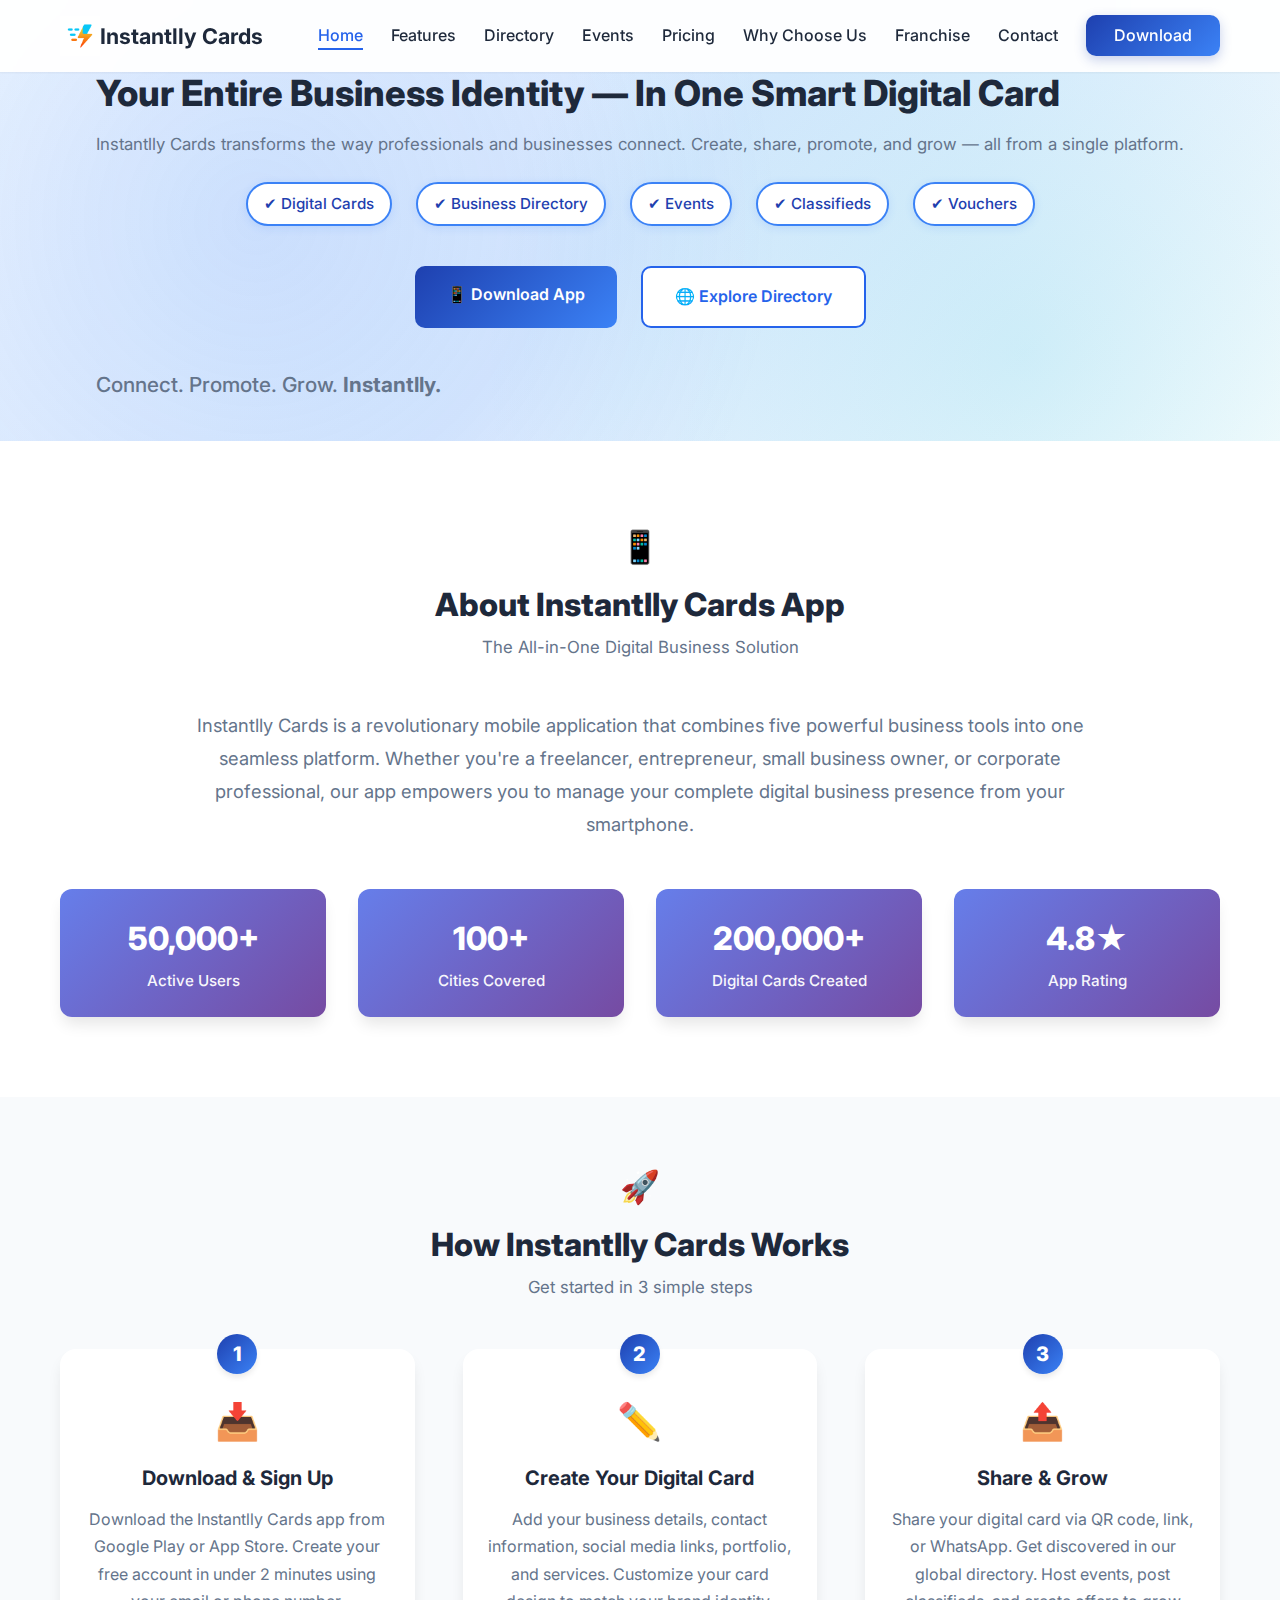
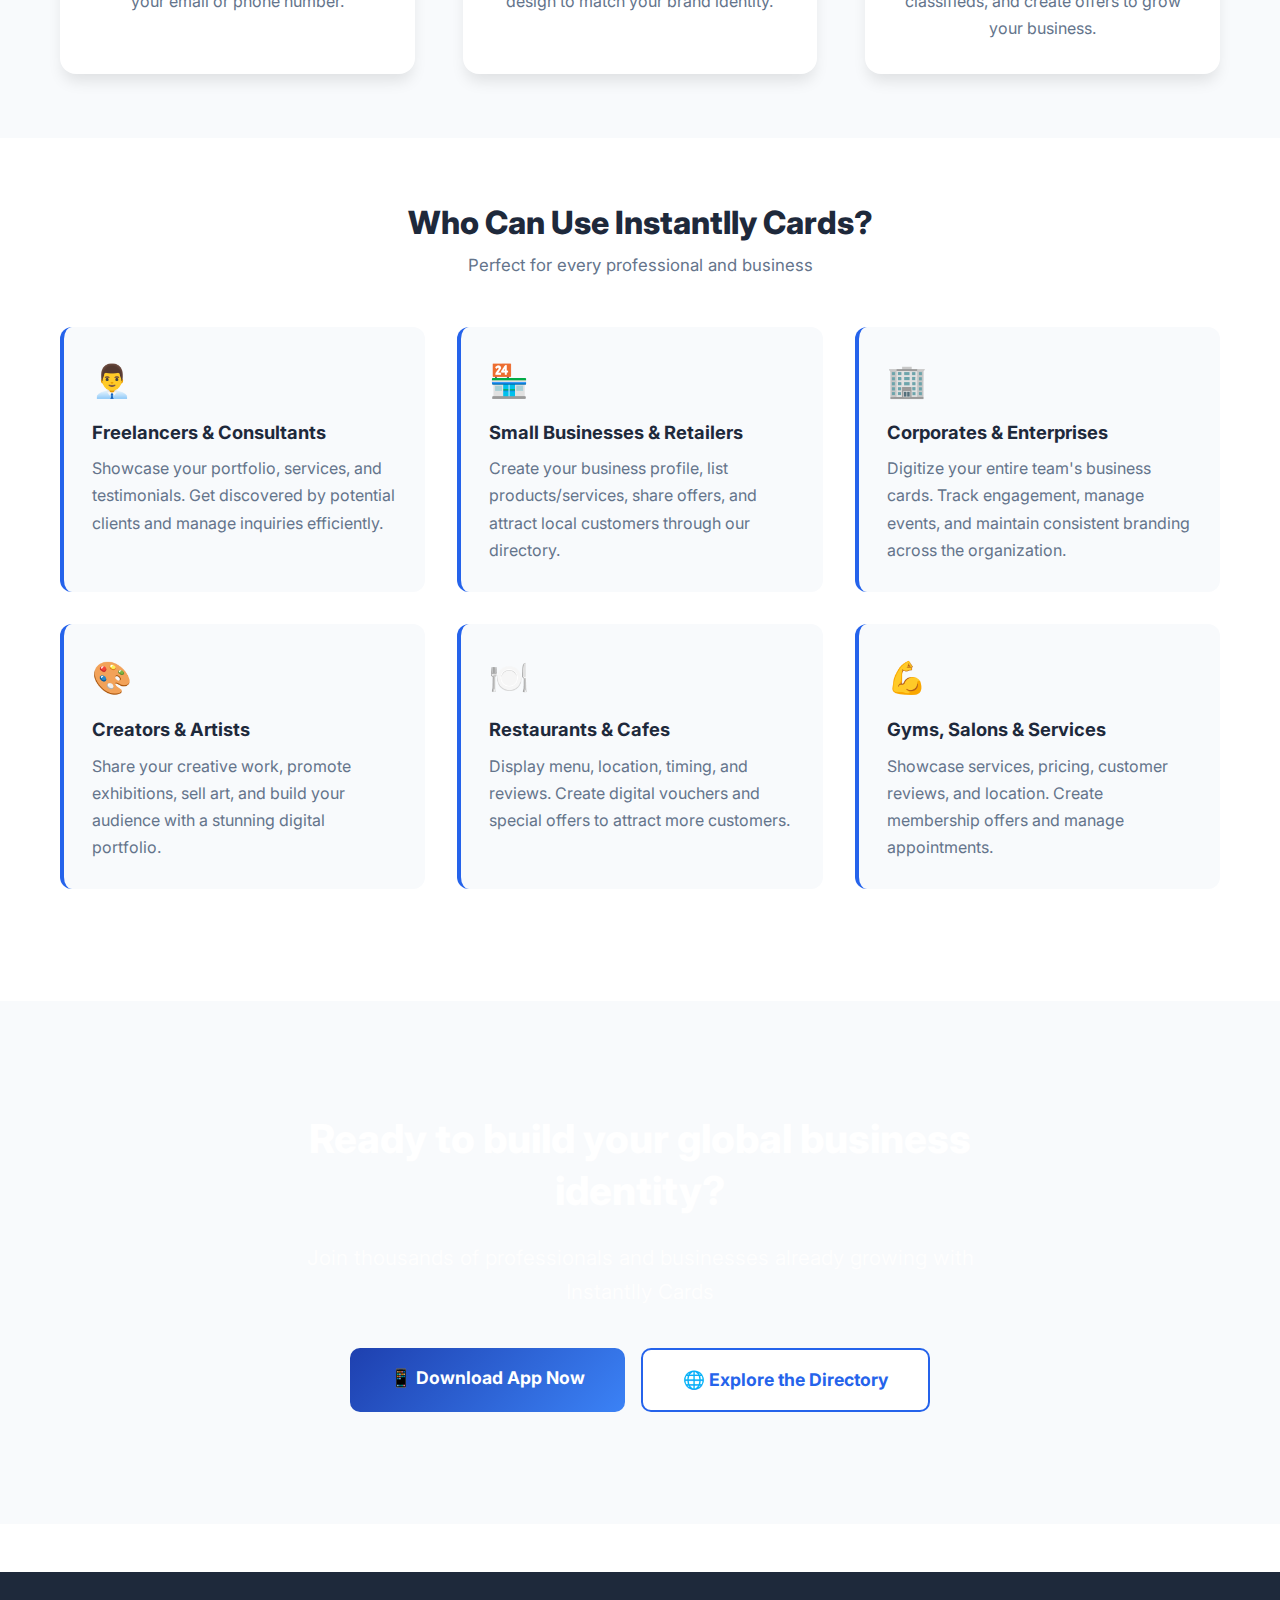
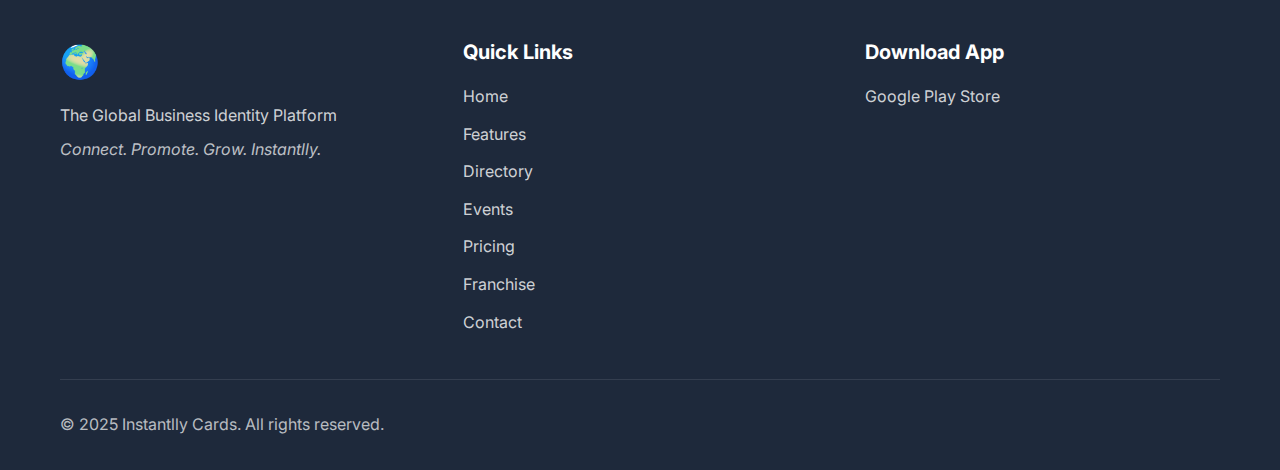
<file: index.html>
<!DOCTYPE html>
<html lang="en">
<head>
    <meta charset="UTF-8">
    <meta name="viewport" content="width=device-width, initial-scale=1.0">
    <meta name="description" content="Instantlly Cards - The Global Business Identity Platform. Connect. Promote. Grow. Instantlly.">
    <title>Instantlly Cards - Global Business Identity Platform</title>
    <link rel="icon" type="image/svg+xml" href="favicon.svg">
    <link rel="stylesheet" href="styles.css">
    <link rel="preconnect" href="https://fonts.googleapis.com">
    <link rel="preconnect" href="https://fonts.gstatic.com" crossorigin>
    <link href="https://fonts.googleapis.com/css2?family=Inter:wght@300;400;500;600;700;800;900&display=swap" rel="stylesheet">
</head>
<body>
    <!-- Navigation -->
    <nav class="navbar">
        <div class="container">
            <div class="nav-wrapper">
                <div class="logo">
                    <a href="index.html" style="display: flex; align-items: center; text-decoration: none; color: inherit;">
                        <img src="logo.jpg" alt="Instantlly Cards" class="logo-img" onerror="this.onerror=null; this.src='logo.svg';">
                        <span class="logo-text">Instantlly Cards</span>
                    </a>
                </div>
                <ul class="nav-menu" id="navMenu">
                    <li><a href="index.html" class="active">Home</a></li>
                    <li><a href="features.html">Features</a></li>
                    <li><a href="directory.html">Directory</a></li>
                    <li><a href="events.html">Events</a></li>
                    <li><a href="pricing.html">Pricing</a></li>
                    <li><a href="advantages.html">Why Choose Us</a></li>
                    <li><a href="franchise.html">Franchise</a></li>
                    <li><a href="contact.html">Contact</a></li>
                    <li><a href="https://play.google.com/store/apps/details?id=com.instantllycards.www.twa" class="btn-nav" target="_blank">Download</a></li>
                </ul>
                <div class="hamburger" id="hamburger">
                    <span></span>
                    <span></span>
                    <span></span>
                </div>
            </div>
        </div>
    </nav>

    <!-- Hero Section -->
    <section class="hero">
        <div class="hero-background"></div>
        <div class="container">
            <div class="hero-content">
                <h1 class="hero-title">Your Entire Business Identity — In One Smart Digital Card</h1>
                <p class="hero-subtitle">Instantlly Cards transforms the way professionals and businesses connect. Create, share, promote, and grow — all from a single platform.</p>
                <div class="hero-features">
                    <span>✔ Digital Cards</span>
                    <span>✔ Business Directory</span>
                    <span>✔ Events</span>
                    <span>✔ Classifieds</span>
                    <span>✔ Vouchers</span>
                </div>
                <div class="hero-cta">
                    <a href="https://play.google.com/store/apps/details?id=com.instantllycards.www.twa" class="btn btn-primary" target="_blank">📱 Download App</a>
                    <a href="directory.html" class="btn btn-secondary">🌐 Explore Directory</a>
                </div>
                <p class="hero-tagline">Connect. Promote. Grow. <strong>Instantlly.</strong></p>
            </div>
        </div>
    </section>

    <!-- About the App -->
    <section class="section section-about-app">
        <div class="container">
            <div class="section-header">
                <span class="section-icon">📱</span>
                <h2>About Instantlly Cards App</h2>
                <p class="section-subtitle">The All-in-One Digital Business Solution</p>
            </div>
            
            <div class="about-content">
                <p class="about-intro">Instantlly Cards is a revolutionary mobile application that combines five powerful business tools into one seamless platform. Whether you're a freelancer, entrepreneur, small business owner, or corporate professional, our app empowers you to manage your complete digital business presence from your smartphone.</p>
                
                <div class="app-stats">
                    <div class="stat-card">
                        <div class="stat-number">50,000+</div>
                        <div class="stat-label">Active Users</div>
                    </div>
                    <div class="stat-card">
                        <div class="stat-number">100+</div>
                        <div class="stat-label">Cities Covered</div>
                    </div>
                    <div class="stat-card">
                        <div class="stat-number">200,000+</div>
                        <div class="stat-label">Digital Cards Created</div>
                    </div>
                    <div class="stat-card">
                        <div class="stat-number">4.8★</div>
                        <div class="stat-label">App Rating</div>
                    </div>
                </div>
            </div>
        </div>
    </section>

    <!-- How It Works -->
    <section class="section section-how-it-works">
        <div class="container">
            <div class="section-header">
                <span class="section-icon">🚀</span>
                <h2>How Instantlly Cards Works</h2>
                <p class="section-subtitle">Get started in 3 simple steps</p>
            </div>
            
            <div class="steps-grid">
                <div class="step-card">
                    <div class="step-number">1</div>
                    <div class="step-icon">📥</div>
                    <h3>Download & Sign Up</h3>
                    <p>Download the Instantlly Cards app from Google Play or App Store. Create your free account in under 2 minutes using your email or phone number.</p>
                </div>
                
                <div class="step-card">
                    <div class="step-number">2</div>
                    <div class="step-icon">✏️</div>
                    <h3>Create Your Digital Card</h3>
                    <p>Add your business details, contact information, social media links, portfolio, and services. Customize your card design to match your brand identity.</p>
                </div>
                
                <div class="step-card">
                    <div class="step-number">3</div>
                    <div class="step-icon">📤</div>
                    <h3>Share & Grow</h3>
                    <p>Share your digital card via QR code, link, or WhatsApp. Get discovered in our global directory. Host events, post classifieds, and create offers to grow your business.</p>
                </div>
            </div>
        </div>
    </section>

    <!-- Who Is It For -->
    <section class="section section-who">
        <div class="container">
            <div class="section-header">
                <h2>Who Can Use Instantlly Cards?</h2>
                <p class="section-subtitle">Perfect for every professional and business</p>
            </div>
            
            <div class="who-grid">
                <div class="who-card">
                    <div class="who-icon">👨‍💼</div>
                    <h3>Freelancers & Consultants</h3>
                    <p>Showcase your portfolio, services, and testimonials. Get discovered by potential clients and manage inquiries efficiently.</p>
                </div>
                
                <div class="who-card">
                    <div class="who-icon">🏪</div>
                    <h3>Small Businesses & Retailers</h3>
                    <p>Create your business profile, list products/services, share offers, and attract local customers through our directory.</p>
                </div>
                
                <div class="who-card">
                    <div class="who-icon">🏢</div>
                    <h3>Corporates & Enterprises</h3>
                    <p>Digitize your entire team's business cards. Track engagement, manage events, and maintain consistent branding across the organization.</p>
                </div>
                
                <div class="who-card">
                    <div class="who-icon">🎨</div>
                    <h3>Creators & Artists</h3>
                    <p>Share your creative work, promote exhibitions, sell art, and build your audience with a stunning digital portfolio.</p>
                </div>
                
                <div class="who-card">
                    <div class="who-icon">🍽️</div>
                    <h3>Restaurants & Cafes</h3>
                    <p>Display menu, location, timing, and reviews. Create digital vouchers and special offers to attract more customers.</p>
                </div>
                
                <div class="who-card">
                    <div class="who-icon">💪</div>
                    <h3>Gyms, Salons & Services</h3>
                    <p>Showcase services, pricing, customer reviews, and location. Create membership offers and manage appointments.</p>
                </div>
            </div>
        </div>
    </section>

    <!-- Final CTA -->
    <section class="section section-cta">
        <div class="container">
            <div class="cta-content">
                <h2>Ready to build your global business identity?</h2>
                <p>Join thousands of professionals and businesses already growing with Instantlly Cards</p>
                <div class="cta-buttons">
                    <a href="https://play.google.com/store/apps/details?id=com.instantllycards.www.twa" class="btn btn-primary btn-large" target="_blank">📱 Download App Now</a>
                    <a href="directory.html" class="btn btn-secondary btn-large">🌐 Explore the Directory</a>
                </div>
            </div>
        </div>
    </section>

    <!-- Footer -->
    <footer class="footer">
        <div class="container">
            <div class="footer-grid">
                <div class="footer-column">
                    <div class="footer-logo">
                        <span class="logo-icon">🌍</span>
                        <span class="logo-text">Instantlly Cards</span>
                    </div>
                    <p>The Global Business Identity Platform</p>
                    <p class="tagline">Connect. Promote. Grow. Instantlly.</p>
                </div>
                
                <div class="footer-column">
                    <h4>Quick Links</h4>
                    <ul>
                        <li><a href="index.html">Home</a></li>
                        <li><a href="features.html">Features</a></li>
                        <li><a href="directory.html">Directory</a></li>
                        <li><a href="events.html">Events</a></li>
                        <li><a href="pricing.html">Pricing</a></li>
                        <li><a href="franchise.html">Franchise</a></li>
                        <li><a href="contact.html">Contact</a></li>
                    </ul>
                </div>
                
                <div class="footer-column">
                    <h4>Download App</h4>
                    <a href="https://play.google.com/store/apps/details?id=com.instantllycards.www.twa" class="footer-link" target="_blank">Google Play Store</a>
                </div>
            </div>
            <div class="footer-bottom">
                <p>&copy; 2025 Instantlly Cards. All rights reserved.</p>
            </div>
        </div>
    </footer>

    <script src="script.js"></script>
</body>
</html>
</file>
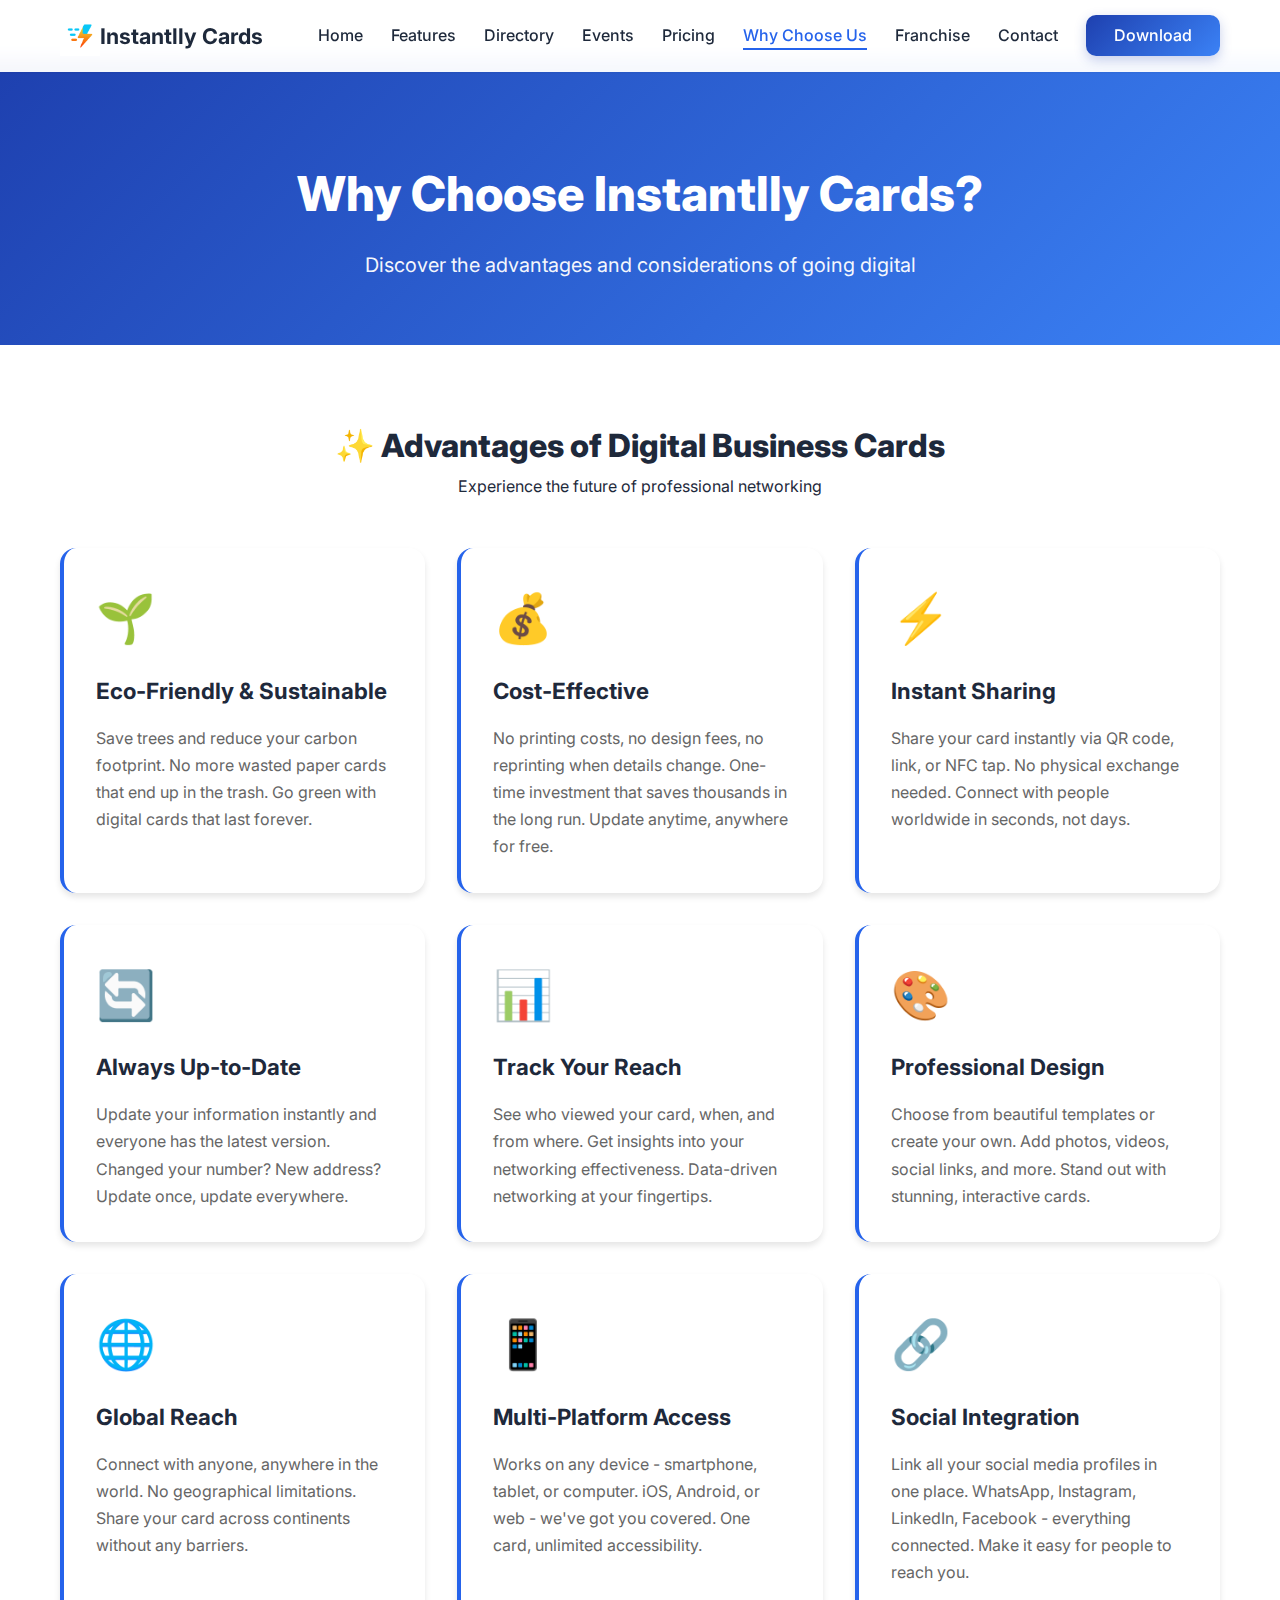
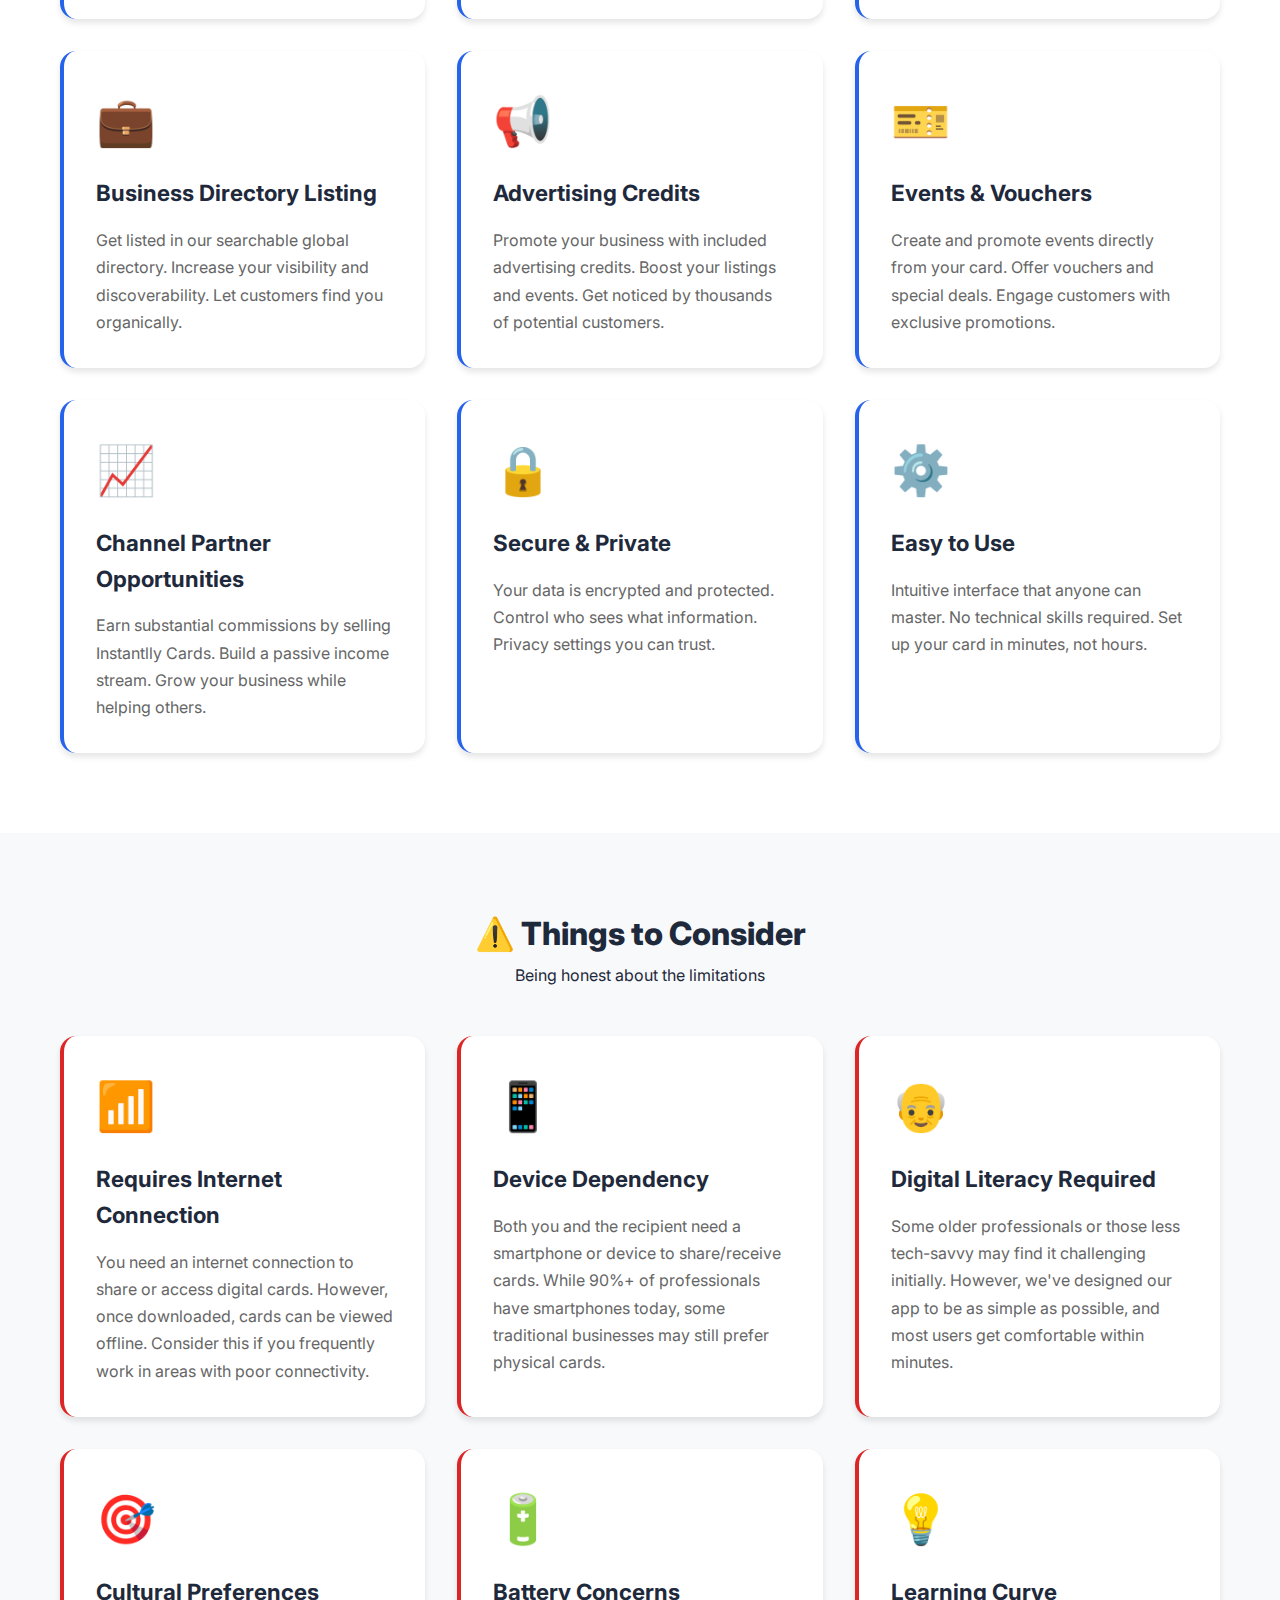
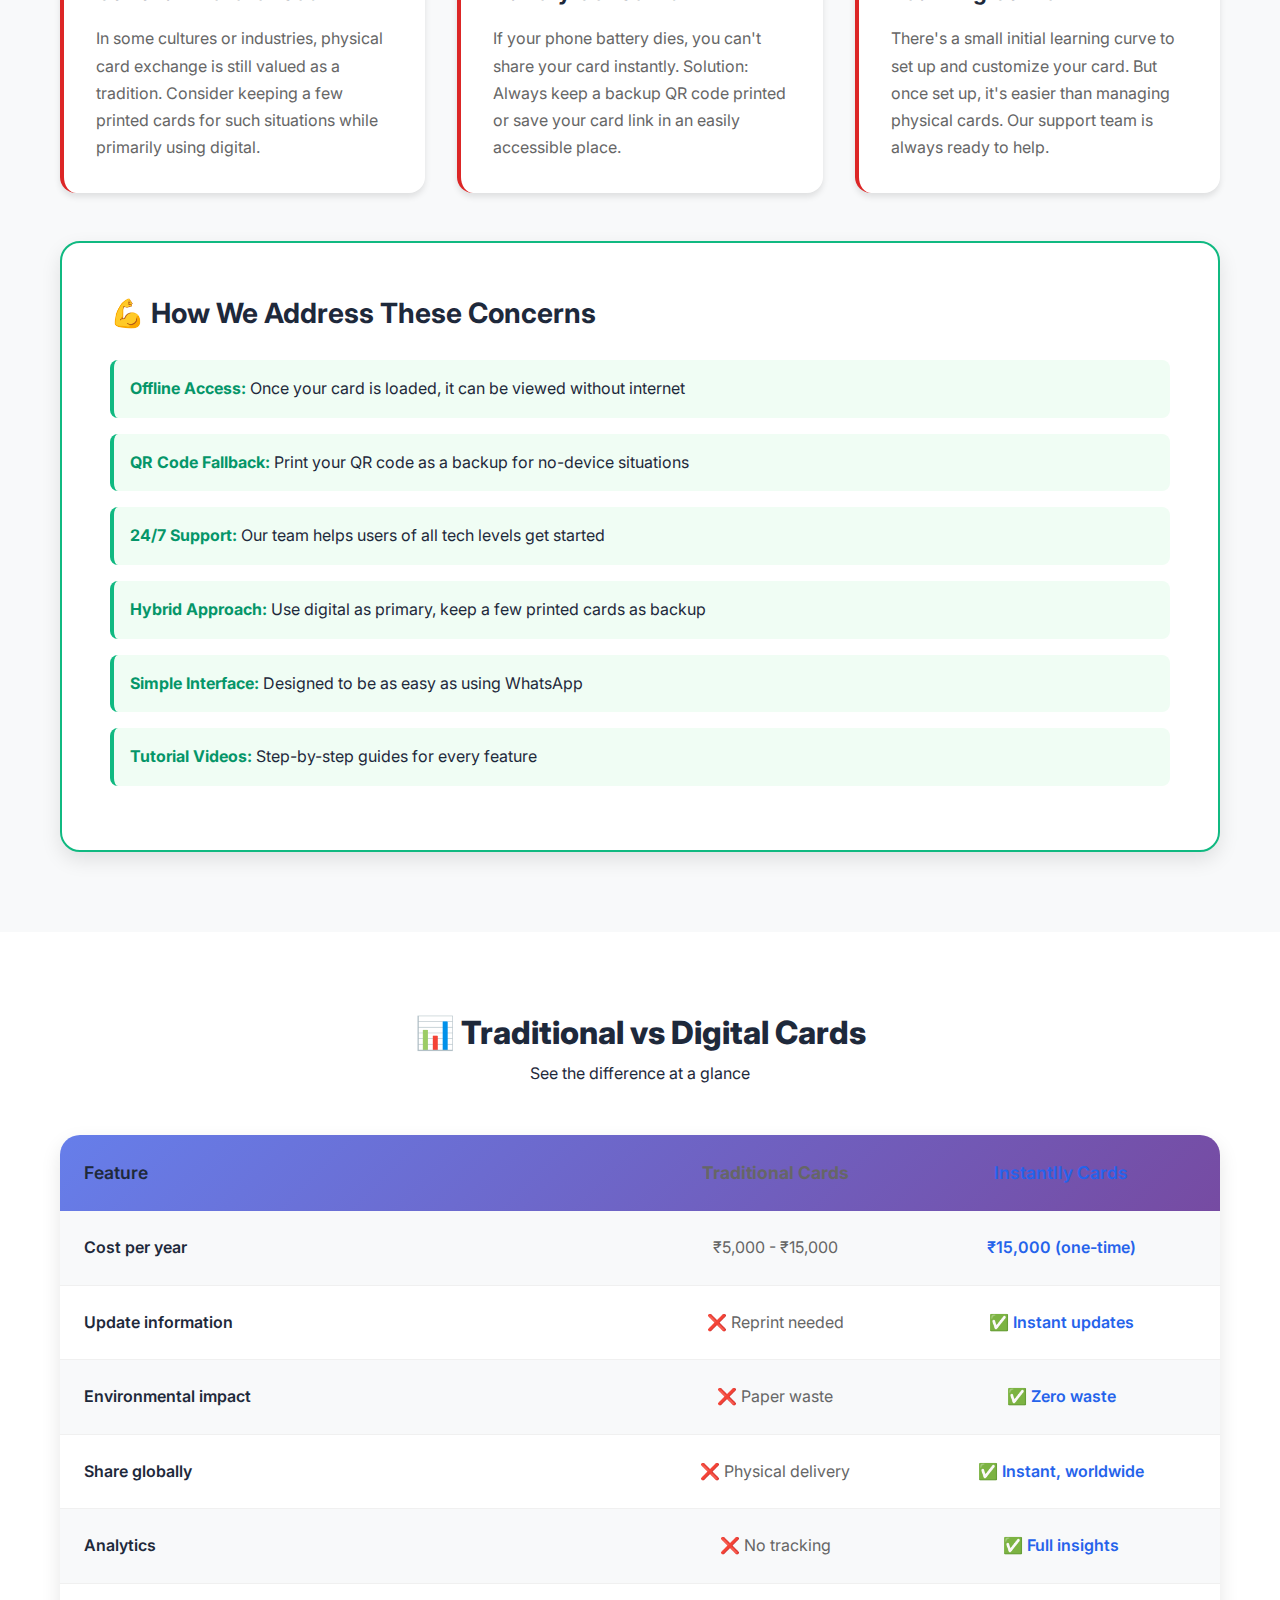
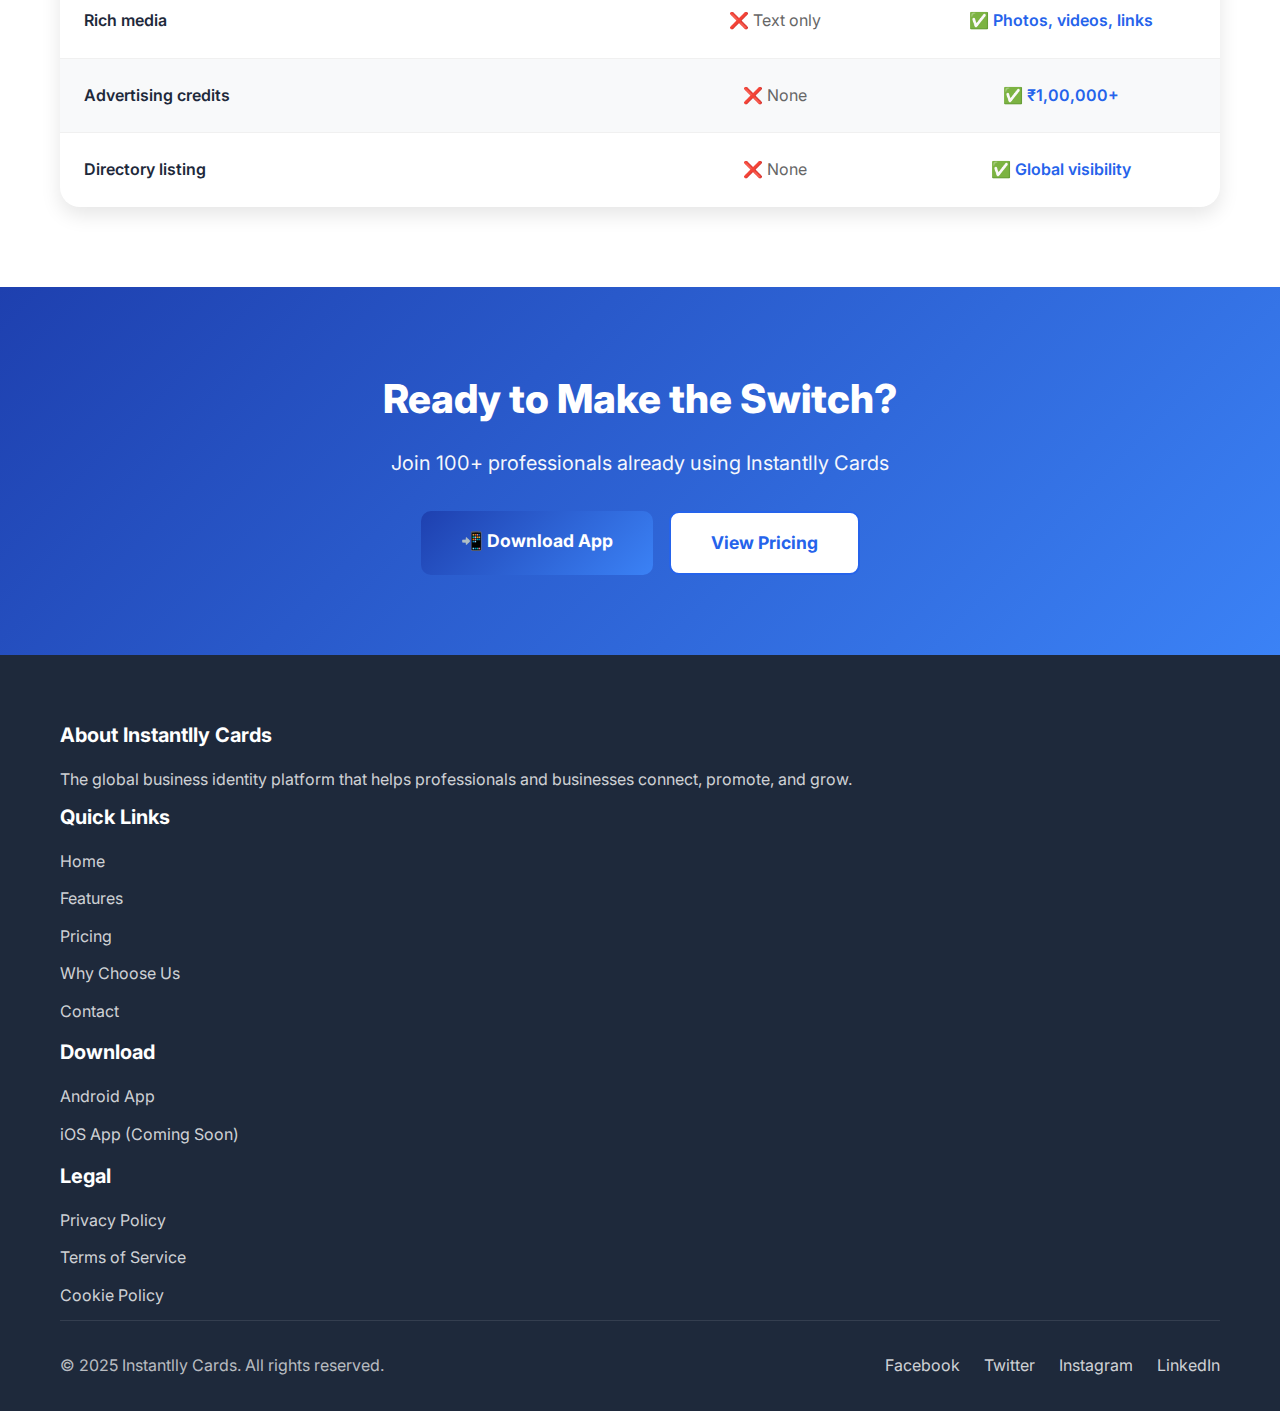
<file: advantages.html>
<!DOCTYPE html>
<html lang="en">
<head>
    <meta charset="UTF-8">
    <meta name="viewport" content="width=device-width, initial-scale=1.0">
    <meta name="description" content="Why Choose Instantlly Cards - Advantages and Benefits of Digital Business Cards">
    <title>Why Choose Us - Instantlly Cards</title>
    <link rel="icon" type="image/svg+xml" href="favicon.svg">
    <link rel="stylesheet" href="styles.css">
    <link rel="preconnect" href="https://fonts.googleapis.com">
    <link rel="preconnect" href="https://fonts.gstatic.com" crossorigin>
    <link href="https://fonts.googleapis.com/css2?family=Inter:wght@300;400;500;600;700;800;900&display=swap" rel="stylesheet">
</head>
<body>
    <!-- Navigation -->
    <nav class="navbar">
        <div class="container">
            <div class="nav-wrapper">
                <div class="logo">
                    <a href="index.html" style="display: flex; align-items: center; text-decoration: none; color: inherit;">
                        <img src="/logo.jpg" alt="Instantlly Cards" class="logo-img" onerror="this.onerror=null; this.src='/logo.svg';">
                        <span class="logo-text">Instantlly Cards</span>
                    </a>
                </div>
                <ul class="nav-menu" id="navMenu">
                    <li><a href="index.html">Home</a></li>
                    <li><a href="features.html">Features</a></li>
                    <li><a href="directory.html">Directory</a></li>
                    <li><a href="events.html">Events</a></li>
                    <li><a href="pricing.html">Pricing</a></li>
                    <li><a href="advantages.html" class="active">Why Choose Us</a></li>
                    <li><a href="franchise.html">Franchise</a></li>
                    <li><a href="contact.html">Contact</a></li>
                    <li><a href="https://play.google.com/store/apps/details?id=com.instantllycards.www.twa" class="btn-nav" target="_blank">Download</a></li>
                </ul>
                <div class="hamburger" id="hamburger">
                    <span></span>
                    <span></span>
                    <span></span>
                </div>
            </div>
        </div>
    </nav>

    <!-- Page Header -->
    <section class="page-header">
        <div class="container">
            <h1>Why Choose Instantlly Cards?</h1>
            <p>Discover the advantages and considerations of going digital</p>
        </div>
    </section>

    <!-- Advantages Section -->
    <section class="advantages-section">
        <div class="container">
            <div class="section-header">
                <h2>✨ Advantages of Digital Business Cards</h2>
                <p>Experience the future of professional networking</p>
            </div>

            <div class="advantages-grid">
                <!-- Advantage 1 -->
                <div class="advantage-card">
                    <div class="advantage-icon">🌱</div>
                    <h3>Eco-Friendly & Sustainable</h3>
                    <p>Save trees and reduce your carbon footprint. No more wasted paper cards that end up in the trash. Go green with digital cards that last forever.</p>
                </div>

                <!-- Advantage 2 -->
                <div class="advantage-card">
                    <div class="advantage-icon">💰</div>
                    <h3>Cost-Effective</h3>
                    <p>No printing costs, no design fees, no reprinting when details change. One-time investment that saves thousands in the long run. Update anytime, anywhere for free.</p>
                </div>

                <!-- Advantage 3 -->
                <div class="advantage-card">
                    <div class="advantage-icon">⚡</div>
                    <h3>Instant Sharing</h3>
                    <p>Share your card instantly via QR code, link, or NFC tap. No physical exchange needed. Connect with people worldwide in seconds, not days.</p>
                </div>

                <!-- Advantage 4 -->
                <div class="advantage-card">
                    <div class="advantage-icon">🔄</div>
                    <h3>Always Up-to-Date</h3>
                    <p>Update your information instantly and everyone has the latest version. Changed your number? New address? Update once, update everywhere.</p>
                </div>

                <!-- Advantage 5 -->
                <div class="advantage-card">
                    <div class="advantage-icon">📊</div>
                    <h3>Track Your Reach</h3>
                    <p>See who viewed your card, when, and from where. Get insights into your networking effectiveness. Data-driven networking at your fingertips.</p>
                </div>

                <!-- Advantage 6 -->
                <div class="advantage-card">
                    <div class="advantage-icon">🎨</div>
                    <h3>Professional Design</h3>
                    <p>Choose from beautiful templates or create your own. Add photos, videos, social links, and more. Stand out with stunning, interactive cards.</p>
                </div>

                <!-- Advantage 7 -->
                <div class="advantage-card">
                    <div class="advantage-icon">🌐</div>
                    <h3>Global Reach</h3>
                    <p>Connect with anyone, anywhere in the world. No geographical limitations. Share your card across continents without any barriers.</p>
                </div>

                <!-- Advantage 8 -->
                <div class="advantage-card">
                    <div class="advantage-icon">📱</div>
                    <h3>Multi-Platform Access</h3>
                    <p>Works on any device - smartphone, tablet, or computer. iOS, Android, or web - we've got you covered. One card, unlimited accessibility.</p>
                </div>

                <!-- Advantage 9 -->
                <div class="advantage-card">
                    <div class="advantage-icon">🔗</div>
                    <h3>Social Integration</h3>
                    <p>Link all your social media profiles in one place. WhatsApp, Instagram, LinkedIn, Facebook - everything connected. Make it easy for people to reach you.</p>
                </div>

                <!-- Advantage 10 -->
                <div class="advantage-card">
                    <div class="advantage-icon">💼</div>
                    <h3>Business Directory Listing</h3>
                    <p>Get listed in our searchable global directory. Increase your visibility and discoverability. Let customers find you organically.</p>
                </div>

                <!-- Advantage 11 -->
                <div class="advantage-card">
                    <div class="advantage-icon">📢</div>
                    <h3>Advertising Credits</h3>
                    <p>Promote your business with included advertising credits. Boost your listings and events. Get noticed by thousands of potential customers.</p>
                </div>

                <!-- Advantage 12 -->
                <div class="advantage-card">
                    <div class="advantage-icon">🎫</div>
                    <h3>Events & Vouchers</h3>
                    <p>Create and promote events directly from your card. Offer vouchers and special deals. Engage customers with exclusive promotions.</p>
                </div>

                <!-- Advantage 13 -->
                <div class="advantage-card">
                    <div class="advantage-icon">📈</div>
                    <h3>Channel Partner Opportunities</h3>
                    <p>Earn substantial commissions by selling Instantlly Cards. Build a passive income stream. Grow your business while helping others.</p>
                </div>

                <!-- Advantage 14 -->
                <div class="advantage-card">
                    <div class="advantage-icon">🔒</div>
                    <h3>Secure & Private</h3>
                    <p>Your data is encrypted and protected. Control who sees what information. Privacy settings you can trust.</p>
                </div>

                <!-- Advantage 15 -->
                <div class="advantage-card">
                    <div class="advantage-icon">⚙️</div>
                    <h3>Easy to Use</h3>
                    <p>Intuitive interface that anyone can master. No technical skills required. Set up your card in minutes, not hours.</p>
                </div>
            </div>
        </div>
    </section>

    <!-- Disadvantages Section -->
    <section class="disadvantages-section">
        <div class="container">
            <div class="section-header">
                <h2>⚠️ Things to Consider</h2>
                <p>Being honest about the limitations</p>
            </div>

            <div class="disadvantages-grid">
                <!-- Disadvantage 1 -->
                <div class="disadvantage-card">
                    <div class="disadvantage-icon">📶</div>
                    <h3>Requires Internet Connection</h3>
                    <p>You need an internet connection to share or access digital cards. However, once downloaded, cards can be viewed offline. Consider this if you frequently work in areas with poor connectivity.</p>
                </div>

                <!-- Disadvantage 2 -->
                <div class="disadvantage-card">
                    <div class="disadvantage-icon">📱</div>
                    <h3>Device Dependency</h3>
                    <p>Both you and the recipient need a smartphone or device to share/receive cards. While 90%+ of professionals have smartphones today, some traditional businesses may still prefer physical cards.</p>
                </div>

                <!-- Disadvantage 3 -->
                <div class="disadvantage-card">
                    <div class="disadvantage-icon">👴</div>
                    <h3>Digital Literacy Required</h3>
                    <p>Some older professionals or those less tech-savvy may find it challenging initially. However, we've designed our app to be as simple as possible, and most users get comfortable within minutes.</p>
                </div>

                <!-- Disadvantage 4 -->
                <div class="disadvantage-card">
                    <div class="disadvantage-icon">🎯</div>
                    <h3>Cultural Preferences</h3>
                    <p>In some cultures or industries, physical card exchange is still valued as a tradition. Consider keeping a few printed cards for such situations while primarily using digital.</p>
                </div>

                <!-- Disadvantage 5 -->
                <div class="disadvantage-card">
                    <div class="disadvantage-icon">🔋</div>
                    <h3>Battery Concerns</h3>
                    <p>If your phone battery dies, you can't share your card instantly. Solution: Always keep a backup QR code printed or save your card link in an easily accessible place.</p>
                </div>

                <!-- Disadvantage 6 -->
                <div class="disadvantage-card">
                    <div class="disadvantage-icon">💡</div>
                    <h3>Learning Curve</h3>
                    <p>There's a small initial learning curve to set up and customize your card. But once set up, it's easier than managing physical cards. Our support team is always ready to help.</p>
                </div>
            </div>

            <!-- Mitigation Section -->
            <div class="mitigation-box">
                <h3>💪 How We Address These Concerns</h3>
                <ul>
                    <li><strong>Offline Access:</strong> Once your card is loaded, it can be viewed without internet</li>
                    <li><strong>QR Code Fallback:</strong> Print your QR code as a backup for no-device situations</li>
                    <li><strong>24/7 Support:</strong> Our team helps users of all tech levels get started</li>
                    <li><strong>Hybrid Approach:</strong> Use digital as primary, keep a few printed cards as backup</li>
                    <li><strong>Simple Interface:</strong> Designed to be as easy as using WhatsApp</li>
                    <li><strong>Tutorial Videos:</strong> Step-by-step guides for every feature</li>
                </ul>
            </div>
        </div>
    </section>

    <!-- Comparison Section -->
    <section class="comparison-section">
        <div class="container">
            <div class="section-header">
                <h2>📊 Traditional vs Digital Cards</h2>
                <p>See the difference at a glance</p>
            </div>

            <div class="comparison-table">
                <div class="comparison-header">
                    <div class="comparison-feature">Feature</div>
                    <div class="comparison-traditional">Traditional Cards</div>
                    <div class="comparison-digital">Instantlly Cards</div>
                </div>

                <div class="comparison-row">
                    <div class="comparison-feature">Cost per year</div>
                    <div class="comparison-traditional">₹5,000 - ₹15,000</div>
                    <div class="comparison-digital">₹15,000 (one-time)</div>
                </div>

                <div class="comparison-row">
                    <div class="comparison-feature">Update information</div>
                    <div class="comparison-traditional">❌ Reprint needed</div>
                    <div class="comparison-digital">✅ Instant updates</div>
                </div>

                <div class="comparison-row">
                    <div class="comparison-feature">Environmental impact</div>
                    <div class="comparison-traditional">❌ Paper waste</div>
                    <div class="comparison-digital">✅ Zero waste</div>
                </div>

                <div class="comparison-row">
                    <div class="comparison-feature">Share globally</div>
                    <div class="comparison-traditional">❌ Physical delivery</div>
                    <div class="comparison-digital">✅ Instant, worldwide</div>
                </div>

                <div class="comparison-row">
                    <div class="comparison-feature">Analytics</div>
                    <div class="comparison-traditional">❌ No tracking</div>
                    <div class="comparison-digital">✅ Full insights</div>
                </div>

                <div class="comparison-row">
                    <div class="comparison-feature">Rich media</div>
                    <div class="comparison-traditional">❌ Text only</div>
                    <div class="comparison-digital">✅ Photos, videos, links</div>
                </div>

                <div class="comparison-row">
                    <div class="comparison-feature">Advertising credits</div>
                    <div class="comparison-traditional">❌ None</div>
                    <div class="comparison-digital">✅ ₹1,00,000+</div>
                </div>

                <div class="comparison-row">
                    <div class="comparison-feature">Directory listing</div>
                    <div class="comparison-traditional">❌ None</div>
                    <div class="comparison-digital">✅ Global visibility</div>
                </div>
            </div>
        </div>
    </section>

    <!-- CTA Section -->
    <section class="cta-section">
        <div class="container">
            <div class="cta-box">
                <h2>Ready to Make the Switch?</h2>
                <p>Join 100+ professionals already using Instantlly Cards</p>
                <div class="cta-buttons">
                    <a href="https://play.google.com/store/apps/details?id=com.instantllycards.www.twa" class="btn btn-primary" target="_blank">
                        📲 Download App
                    </a>
                    <a href="index.html#pricing" class="btn btn-secondary">View Pricing</a>
                </div>
            </div>
        </div>
    </section>

    <!-- Footer -->
    <footer class="footer">
        <div class="container">
            <div class="footer-content">
                <div class="footer-column">
                    <h4>About Instantlly Cards</h4>
                    <p>The global business identity platform that helps professionals and businesses connect, promote, and grow.</p>
                </div>
                
                <div class="footer-column">
                    <h4>Quick Links</h4>
                    <ul>
                        <li><a href="index.html">Home</a></li>
                        <li><a href="index.html#features">Features</a></li>
                        <li><a href="index.html#pricing">Pricing</a></li>
                        <li><a href="advantages.html">Why Choose Us</a></li>
                        <li><a href="contact.html">Contact</a></li>
                    </ul>
                </div>
                
                <div class="footer-column">
                    <h4>Download</h4>
                    <ul>
                        <li><a href="https://play.google.com/store/apps/details?id=com.instantllycards.www.twa" target="_blank">Android App</a></li>
                        <li><a href="https://play.google.com/store/apps/details?id=com.instantllycards.www.twa" target="_blank">iOS App (Coming Soon)</a></li>
                    </ul>
                </div>
                
                <div class="footer-column">
                    <h4>Legal</h4>
                    <ul>
                        <li><a href="#">Privacy Policy</a></li>
                        <li><a href="#">Terms of Service</a></li>
                        <li><a href="#">Cookie Policy</a></li>
                    </ul>
                </div>
            </div>
            
            <div class="footer-bottom">
                <p>&copy; 2025 Instantlly Cards. All rights reserved.</p>
                <div class="social-links">
                    <a href="#">Facebook</a>
                    <a href="#">Twitter</a>
                    <a href="#">Instagram</a>
                    <a href="#">LinkedIn</a>
                </div>
            </div>
        </div>
    </footer>

    <script src="script.js"></script>
</body>
</html>
</file>
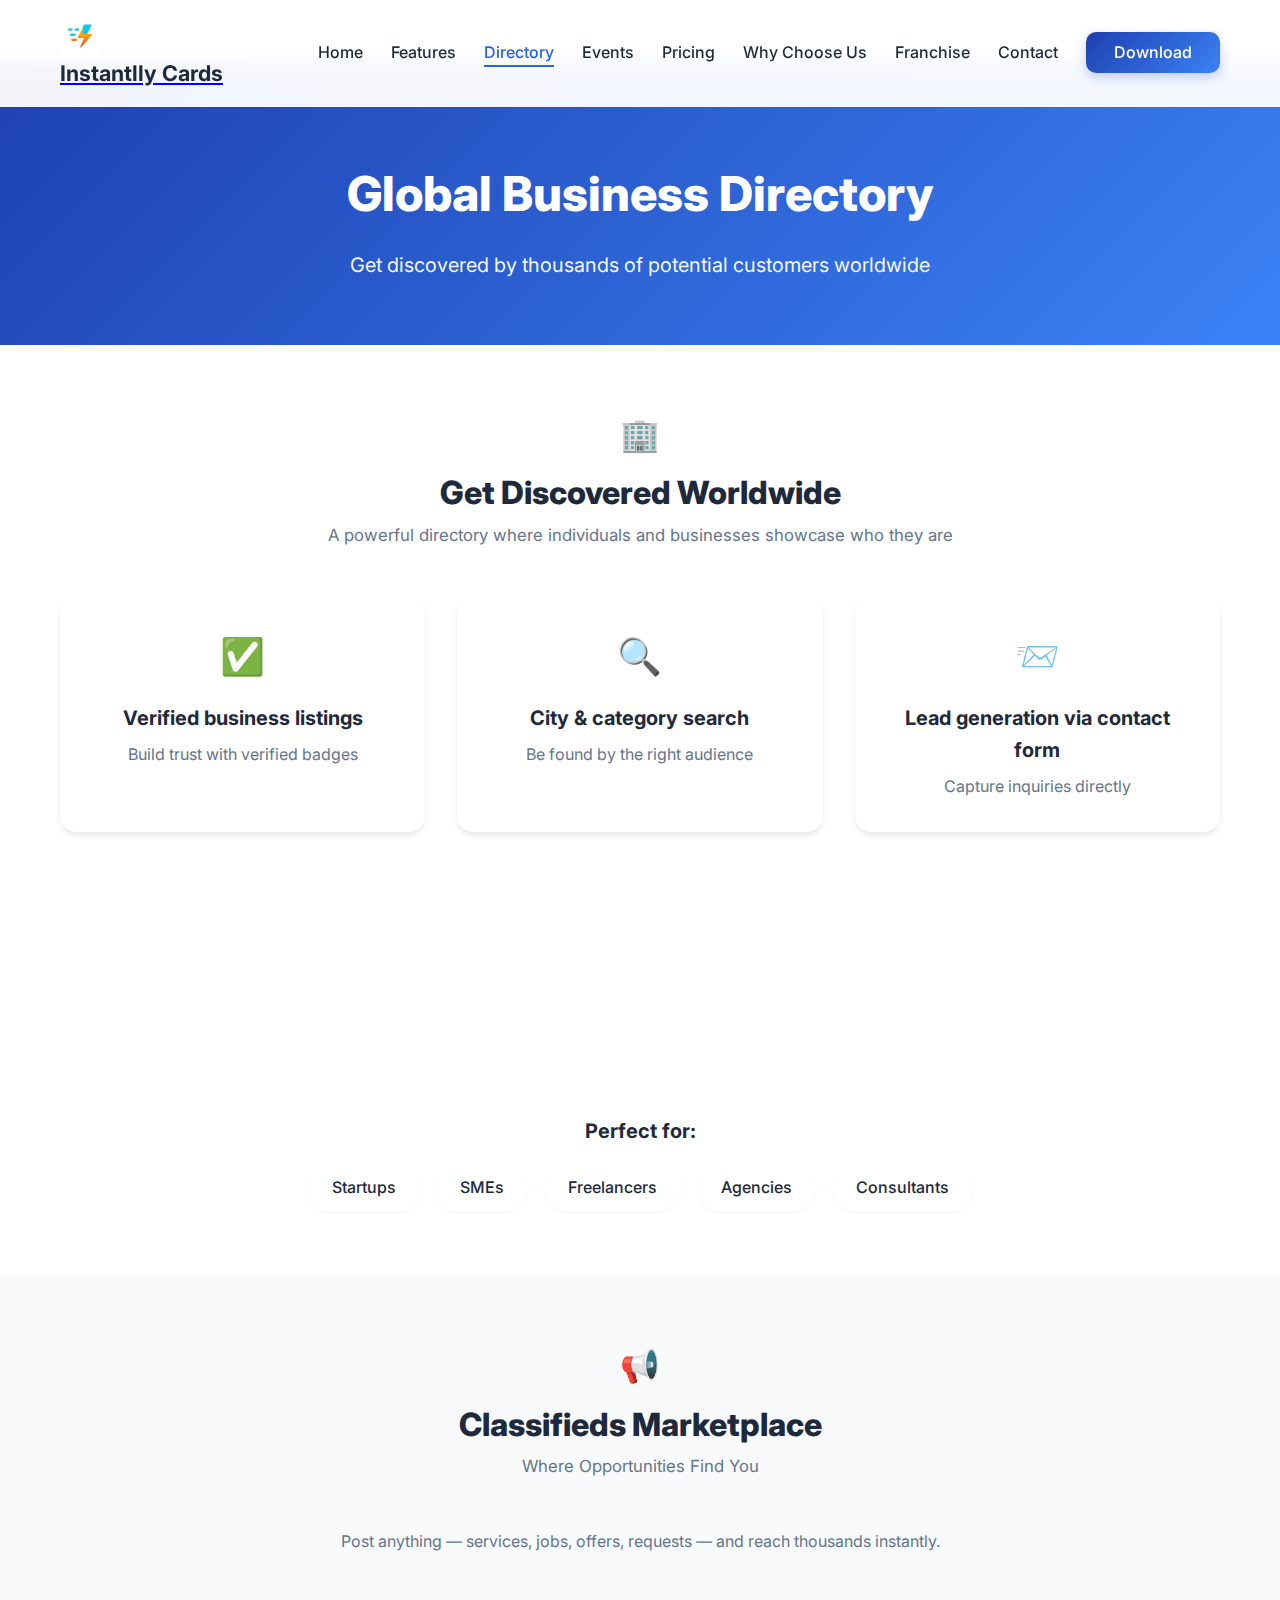
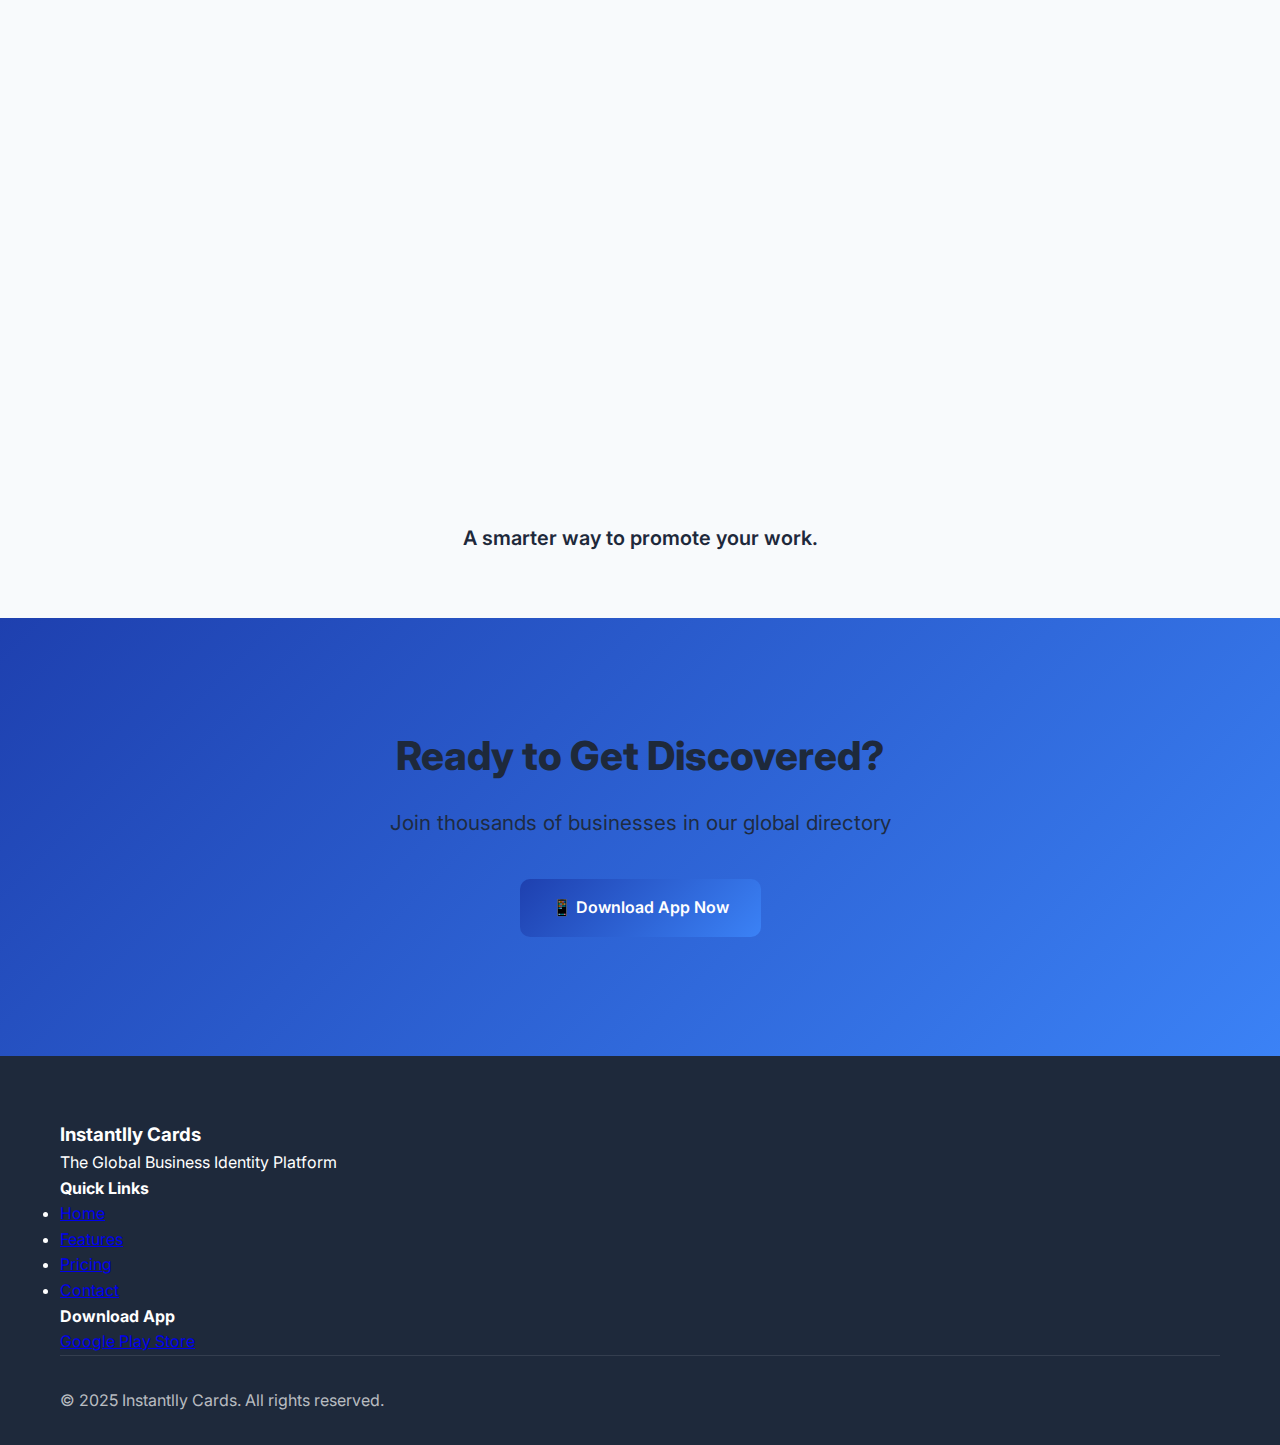
<file: directory.html>
<!DOCTYPE html>
<html lang="en">
<head>
    <meta charset="UTF-8">
    <meta name="viewport" content="width=device-width, initial-scale=1.0">
    <meta name="description" content="Instantlly Cards Directory - Get Discovered Worldwide">
    <title>Directory - Instantlly Cards</title>
    <link rel="icon" type="image/svg+xml" href="favicon.svg">
    <link rel="stylesheet" href="styles.css">
    <link rel="preconnect" href="https://fonts.googleapis.com">
    <link rel="preconnect" href="https://fonts.gstatic.com" crossorigin>
    <link href="https://fonts.googleapis.com/css2?family=Inter:wght@300;400;500;600;700;800;900&display=swap" rel="stylesheet">
</head>
<body>
    <!-- Navigation -->
    <nav class="navbar">
        <div class="container">
            <div class="nav-wrapper">
                <div class="logo">
                    <a href="index.html">
                        <img src="logo.jpg" alt="Instantlly Cards" class="logo-img">
                        <span class="logo-text">Instantlly Cards</span>
                    </a>
                </div>
                <ul class="nav-menu" id="navMenu">
                    <li><a href="index.html">Home</a></li>
                    <li><a href="features.html">Features</a></li>
                    <li><a href="directory.html" class="active">Directory</a></li>
                    <li><a href="events.html">Events</a></li>
                    <li><a href="pricing.html">Pricing</a></li>
                    <li><a href="advantages.html">Why Choose Us</a></li>
                    <li><a href="franchise.html">Franchise</a></li>
                    <li><a href="contact.html">Contact</a></li>
                    <li><a href="https://play.google.com/store/apps/details?id=com.instantllycards.www.twa" class="btn-nav" target="_blank">Download</a></li>
                </ul>
                <div class="hamburger" id="hamburger">
                    <span></span>
                    <span></span>
                    <span></span>
                </div>
            </div>
        </div>
    </nav>

    <!-- Page Header -->
    <section class="page-header">
        <div class="container">
            <h1>Global Business Directory</h1>
            <p>Get discovered by thousands of potential customers worldwide</p>
        </div>
    </section>

    <!-- Global Business Directory -->
    <section class="section section-directory">
        <div class="container">
            <div class="section-header">
                <span class="section-icon">🏢</span>
                <h2>Get Discovered Worldwide</h2>
                <p class="section-subtitle">A powerful directory where individuals and businesses showcase who they are</p>
            </div>
            
            <div class="features-grid">
                <div class="feature-card">
                    <div class="feature-icon">✅</div>
                    <h3>Verified business listings</h3>
                    <p>Build trust with verified badges</p>
                </div>
                <div class="feature-card">
                    <div class="feature-icon">🔍</div>
                    <h3>City & category search</h3>
                    <p>Be found by the right audience</p>
                </div>
                <div class="feature-card">
                    <div class="feature-icon">📨</div>
                    <h3>Lead generation via contact form</h3>
                    <p>Capture inquiries directly</p>
                </div>
                <div class="feature-card">
                    <div class="feature-icon">⭐</div>
                    <h3>Reviews & ratings</h3>
                    <p>Build your reputation online</p>
                </div>
                <div class="feature-card">
                    <div class="feature-icon">🌟</div>
                    <h3>Premium featured listings</h3>
                    <p>Stand out from the crowd</p>
                </div>
            </div>

            <div class="perfect-for">
                <strong>Perfect for:</strong>
                <div class="tags">
                    <span class="tag">Startups</span>
                    <span class="tag">SMEs</span>
                    <span class="tag">Freelancers</span>
                    <span class="tag">Agencies</span>
                    <span class="tag">Consultants</span>
                </div>
            </div>
        </div>
    </section>

    <!-- Classifieds Marketplace -->
    <section class="section section-classifieds">
        <div class="container">
            <div class="section-header">
                <span class="section-icon">📢</span>
                <h2>Classifieds Marketplace</h2>
                <p class="section-subtitle">Where Opportunities Find You</p>
            </div>
            <p class="intro-text center">Post anything — services, jobs, offers, requests — and reach thousands instantly.</p>
            
            <div class="features-grid">
                <div class="feature-card">
                    <div class="feature-icon">📁</div>
                    <h3>Category-based posting</h3>
                    <p>Organized for easy discovery</p>
                </div>
                <div class="feature-card">
                    <div class="feature-icon">📍</div>
                    <h3>Location-based discoverability</h3>
                    <p>Reach local audiences</p>
                </div>
                <div class="feature-card">
                    <div class="feature-icon">💬</div>
                    <h3>In-app chat & inquiries</h3>
                    <p>Connect instantly with interested buyers</p>
                </div>
                <div class="feature-card">
                    <div class="feature-icon">✅</div>
                    <h3>Verified user badges</h3>
                    <p>Build trust and credibility</p>
                </div>
                <div class="feature-card">
                    <div class="feature-icon">🚀</div>
                    <h3>Boost options for extra visibility</h3>
                    <p>Get more eyes on your posts</p>
                </div>
            </div>

            <p class="tagline-text">A smarter way to promote your work.</p>
        </div>
    </section>

    <!-- Download CTA -->
    <section class="section cta-section">
        <div class="container">
            <div class="cta-content">
                <h2>Ready to Get Discovered?</h2>
                <p>Join thousands of businesses in our global directory</p>
                <a href="https://play.google.com/store/apps/details?id=com.instantllycards.www.twa" class="btn btn-primary" target="_blank">📱 Download App Now</a>
            </div>
        </div>
    </section>

    <!-- Footer -->
    <footer class="footer">
        <div class="container">
            <div class="footer-content">
                <div class="footer-section">
                    <h3>Instantlly Cards</h3>
                    <p>The Global Business Identity Platform</p>
                </div>
                <div class="footer-section">
                    <h4>Quick Links</h4>
                    <ul>
                        <li><a href="index.html">Home</a></li>
                        <li><a href="features.html">Features</a></li>
                        <li><a href="pricing.html">Pricing</a></li>
                        <li><a href="contact.html">Contact</a></li>
                    </ul>
                </div>
                <div class="footer-section">
                    <h4>Download App</h4>
                    <a href="https://play.google.com/store/apps/details?id=com.instantllycards.www.twa" class="footer-link" target="_blank">Google Play Store</a>
                </div>
            </div>
            <div class="footer-bottom">
                <p>&copy; 2025 Instantlly Cards. All rights reserved.</p>
            </div>
        </div>
    </footer>

    <script src="script.js"></script>
</body>
</html>
</file>
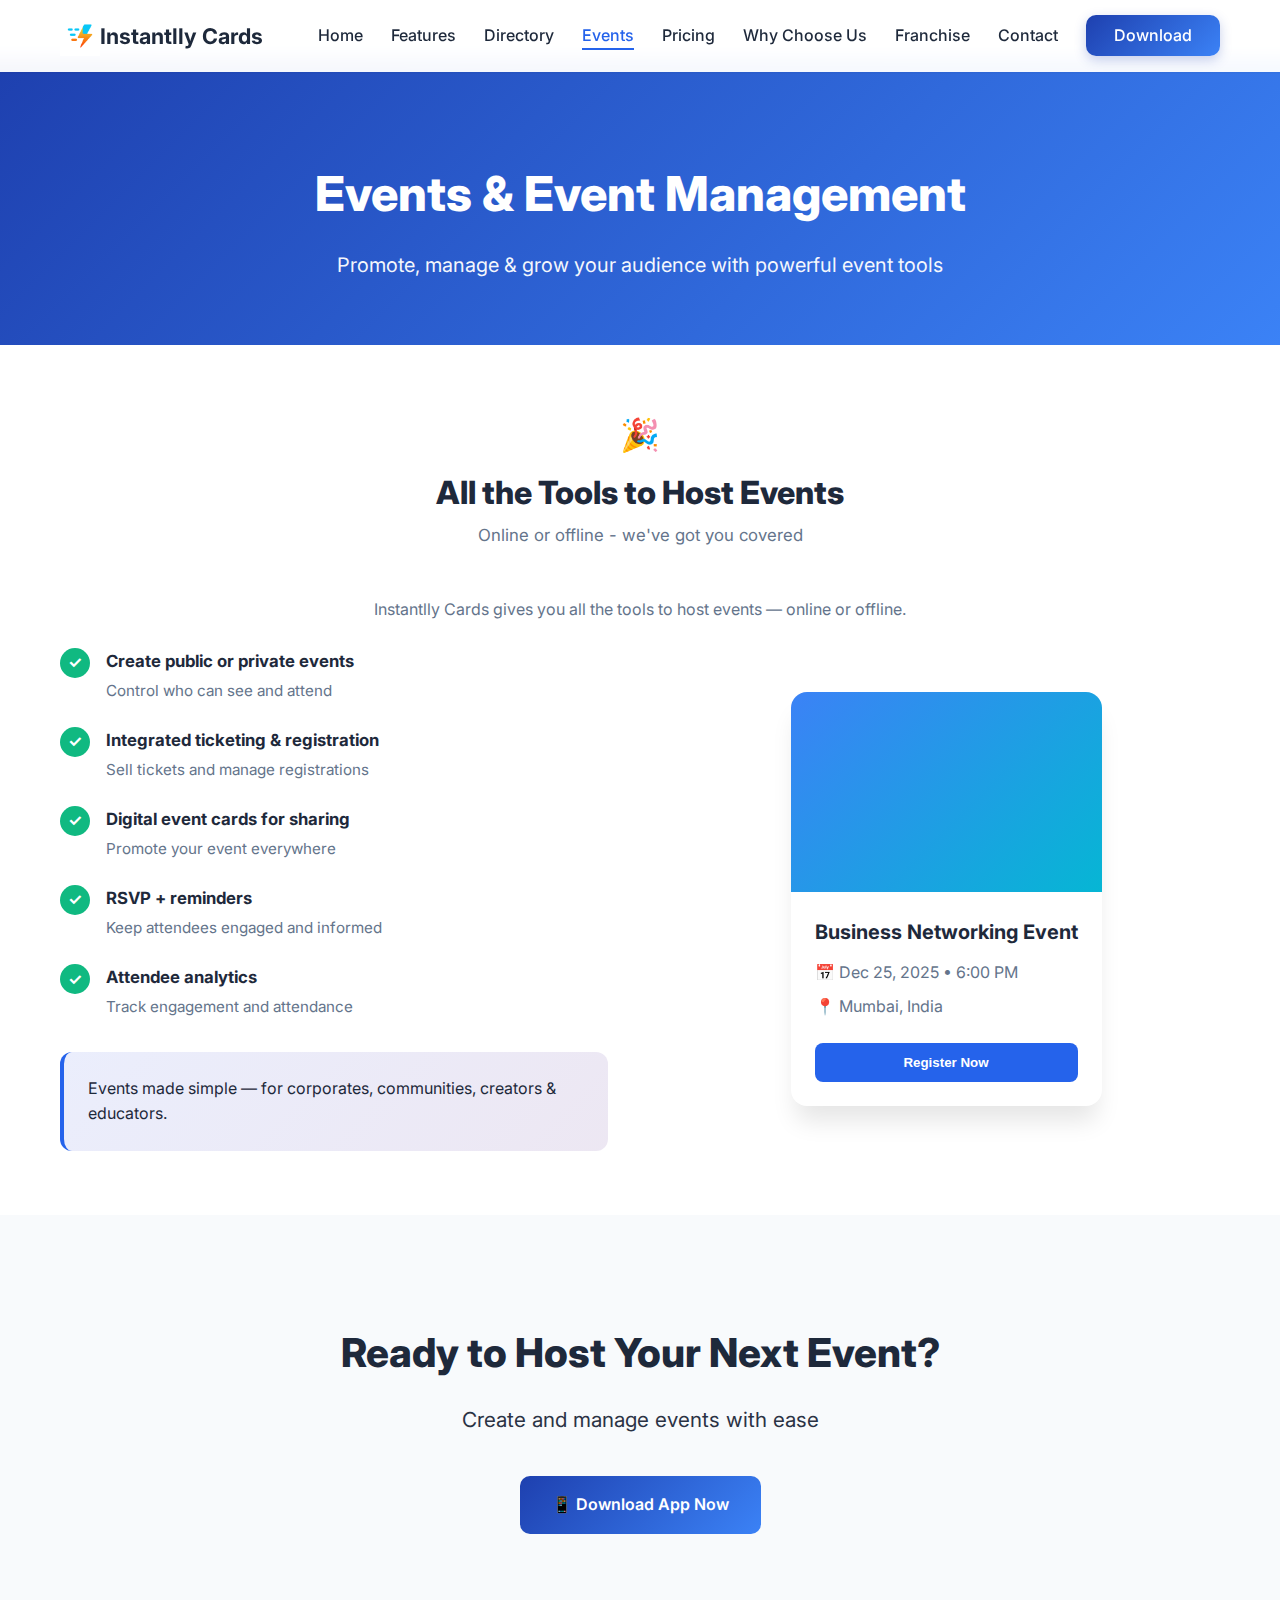
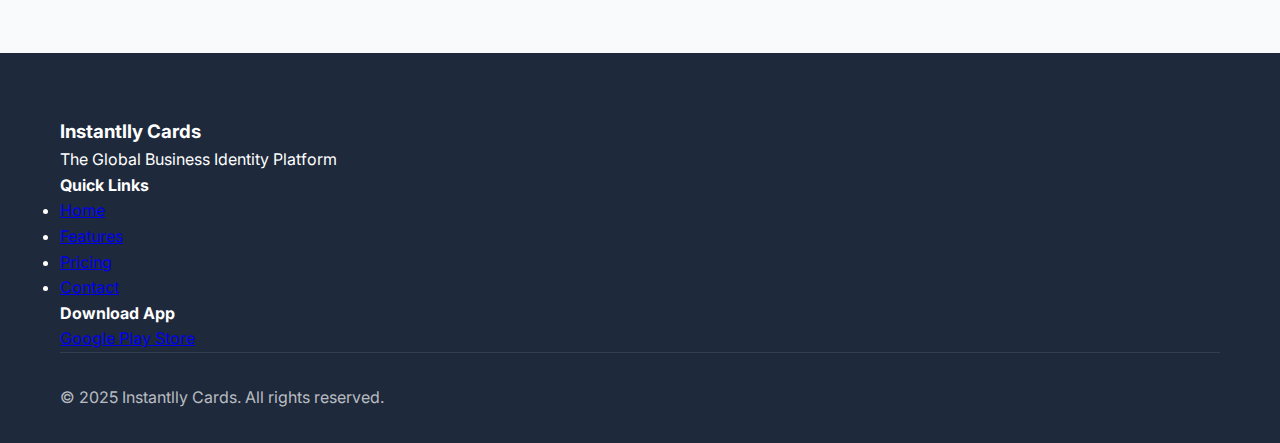
<file: events.html>
<!DOCTYPE html>
<html lang="en">
<head>
    <meta charset="UTF-8">
    <meta name="viewport" content="width=device-width, initial-scale=1.0">
    <meta name="description" content="Instantlly Cards Events - Promote, Manage & Grow Your Audience">
    <title>Events - Instantlly Cards</title>
    <link rel="icon" type="image/svg+xml" href="public/favicon.svg">
    <link rel="stylesheet" href="styles.css">
    <link rel="preconnect" href="https://fonts.googleapis.com">
    <link rel="preconnect" href="https://fonts.gstatic.com" crossorigin>
    <link href="https://fonts.googleapis.com/css2?family=Inter:wght@300;400;500;600;700;800;900&display=swap" rel="stylesheet">
</head>
<body>
    <!-- Navigation -->
    <nav class="navbar">
        <div class="container">
            <div class="nav-wrapper">
                <div class="logo">
                    <a href="index.html" style="display: flex; align-items: center; text-decoration: none; color: inherit;">
                        <img src="public/logo.jpg" alt="Instantlly Cards" class="logo-img" onerror="this.onerror=null; this.src='public/logo.svg';">
                        <span class="logo-text">Instantlly Cards</span>
                    </a>
                </div>
                <ul class="nav-menu" id="navMenu">
                    <li><a href="index.html">Home</a></li>
                    <li><a href="features.html">Features</a></li>
                    <li><a href="directory.html">Directory</a></li>
                    <li><a href="events.html" class="active">Events</a></li>
                    <li><a href="pricing.html">Pricing</a></li>
                    <li><a href="advantages.html">Why Choose Us</a></li>
                    <li><a href="franchise.html">Franchise</a></li>
                    <li><a href="contact.html">Contact</a></li>
                    <li><a href="https://play.google.com/store/apps/details?id=com.instantllycards.www.twa" class="btn-nav" target="_blank">Download</a></li>
                </ul>
                <div class="hamburger" id="hamburger">
                    <span></span>
                    <span></span>
                    <span></span>
                </div>
            </div>
        </div>
    </nav>

    <!-- Page Header -->
    <section class="page-header">
        <div class="container">
            <h1>Events & Event Management</h1>
            <p>Promote, manage & grow your audience with powerful event tools</p>
        </div>
    </section>

    <!-- Events & Event Management -->
    <section class="section section-events">
        <div class="container">
            <div class="section-header">
                <span class="section-icon">🎉</span>
                <h2>All the Tools to Host Events</h2>
                <p class="section-subtitle">Online or offline - we've got you covered</p>
            </div>
            <p class="intro-text center">Instantlly Cards gives you all the tools to host events — online or offline.</p>
            
            <div class="content-grid reverse">
                <div class="content-visual">
                    <div class="events-visual">
                        <div class="event-card-sample">
                            <div class="event-image"></div>
                            <div class="event-details">
                                <h4>Business Networking Event</h4>
                                <p>📅 Dec 25, 2025 • 6:00 PM</p>
                                <p>📍 Mumbai, India</p>
                                <button class="event-btn">Register Now</button>
                            </div>
                        </div>
                    </div>
                </div>
                <div class="content-text">
                    <div class="features-list">
                        <div class="feature-item">
                            <span class="feature-check">✓</span>
                            <div>
                                <strong>Create public or private events</strong>
                                <p>Control who can see and attend</p>
                            </div>
                        </div>
                        <div class="feature-item">
                            <span class="feature-check">✓</span>
                            <div>
                                <strong>Integrated ticketing & registration</strong>
                                <p>Sell tickets and manage registrations</p>
                            </div>
                        </div>
                        <div class="feature-item">
                            <span class="feature-check">✓</span>
                            <div>
                                <strong>Digital event cards for sharing</strong>
                                <p>Promote your event everywhere</p>
                            </div>
                        </div>
                        <div class="feature-item">
                            <span class="feature-check">✓</span>
                            <div>
                                <strong>RSVP + reminders</strong>
                                <p>Keep attendees engaged and informed</p>
                            </div>
                        </div>
                        <div class="feature-item">
                            <span class="feature-check">✓</span>
                            <div>
                                <strong>Attendee analytics</strong>
                                <p>Track engagement and attendance</p>
                            </div>
                        </div>
                    </div>
                    <div class="why-matters">
                        Events made simple — for corporates, communities, creators & educators.
                    </div>
                </div>
            </div>
        </div>
    </section>

    <!-- Download CTA -->
    <section class="section cta-section">
        <div class="container">
            <div class="cta-content">
                <h2>Ready to Host Your Next Event?</h2>
                <p>Create and manage events with ease</p>
                <a href="https://play.google.com/store/apps/details?id=com.instantllycards.www.twa" class="btn btn-primary" target="_blank">📱 Download App Now</a>
            </div>
        </div>
    </section>

    <!-- Footer -->
    <footer class="footer">
        <div class="container">
            <div class="footer-content">
                <div class="footer-section">
                    <h3>Instantlly Cards</h3>
                    <p>The Global Business Identity Platform</p>
                </div>
                <div class="footer-section">
                    <h4>Quick Links</h4>
                    <ul>
                        <li><a href="index.html">Home</a></li>
                        <li><a href="features.html">Features</a></li>
                        <li><a href="pricing.html">Pricing</a></li>
                        <li><a href="contact.html">Contact</a></li>
                    </ul>
                </div>
                <div class="footer-section">
                    <h4>Download App</h4>
                    <a href="https://play.google.com/store/apps/details?id=com.instantllycards.www.twa" class="footer-link" target="_blank">Google Play Store</a>
                </div>
            </div>
            <div class="footer-bottom">
                <p>&copy; 2025 Instantlly Cards. All rights reserved.</p>
            </div>
        </div>
    </footer>

    <script src="script.js"></script>
</body>
</html>
</file>
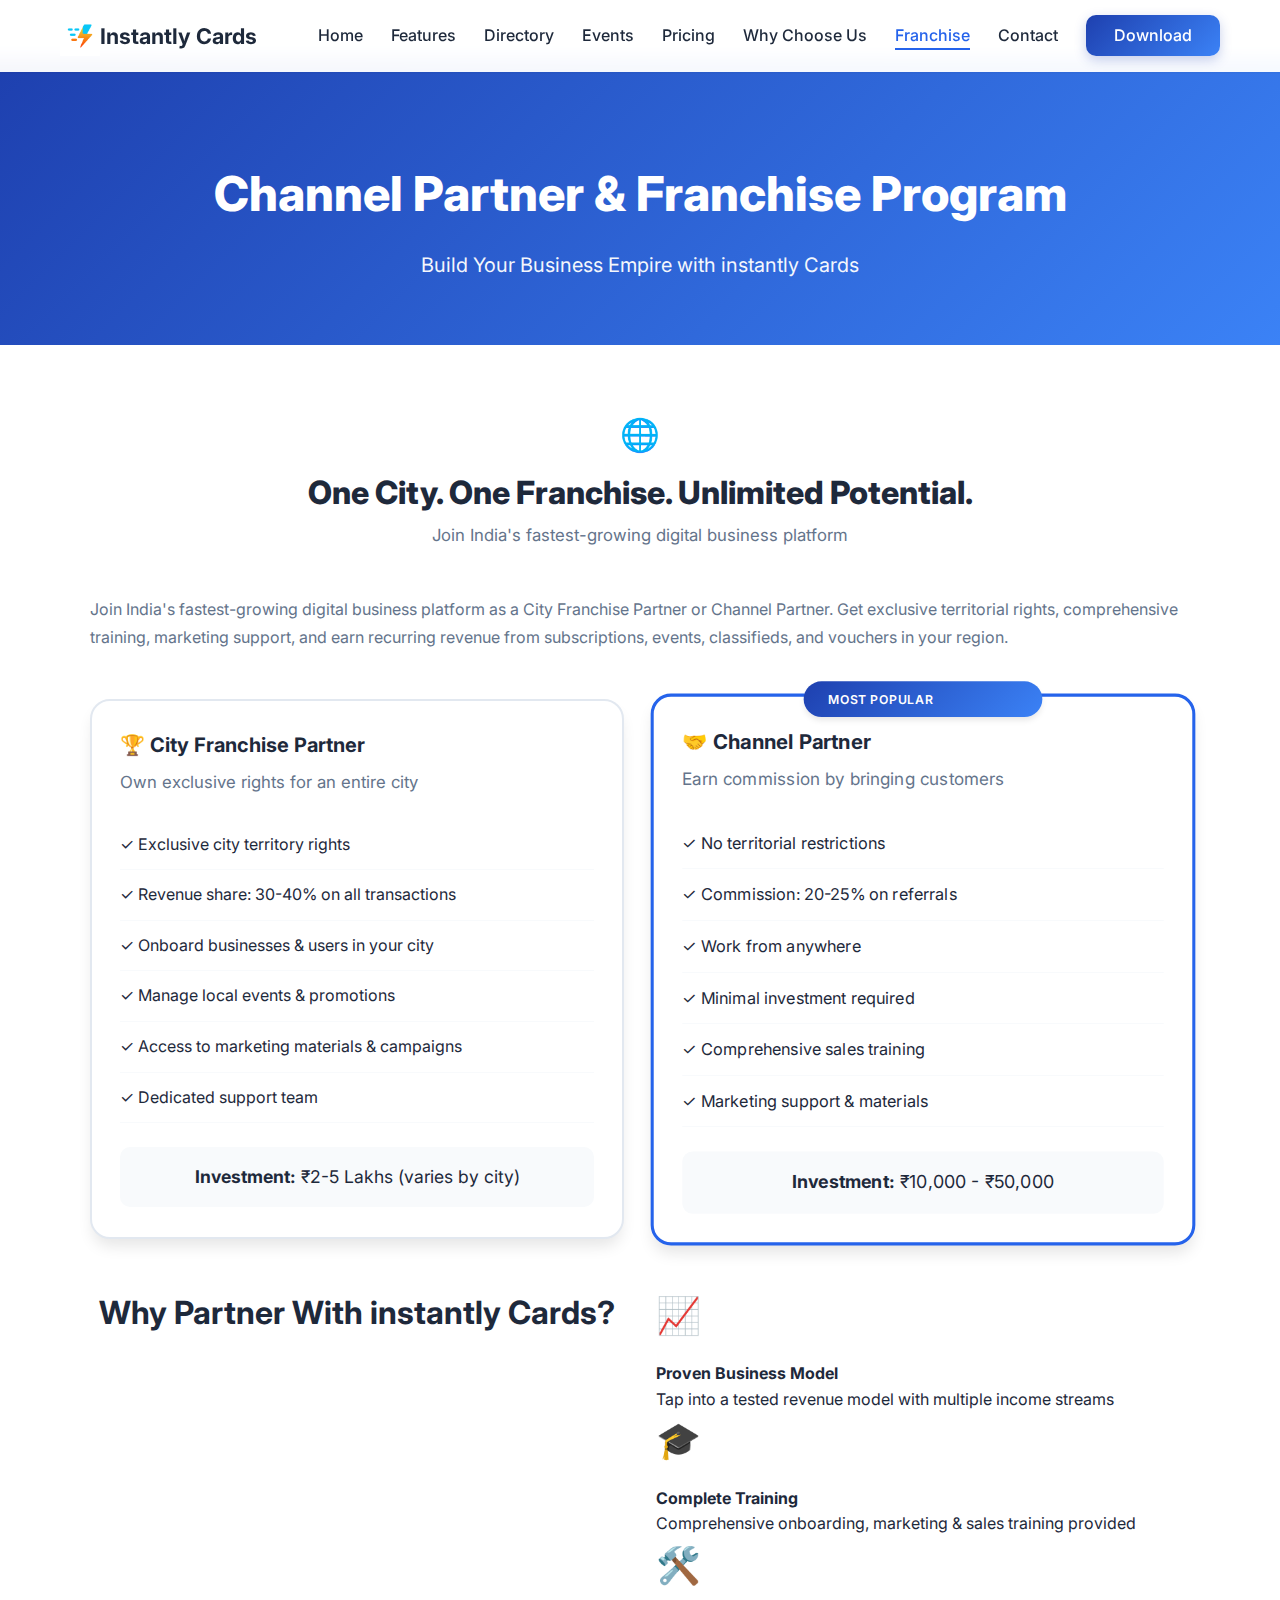
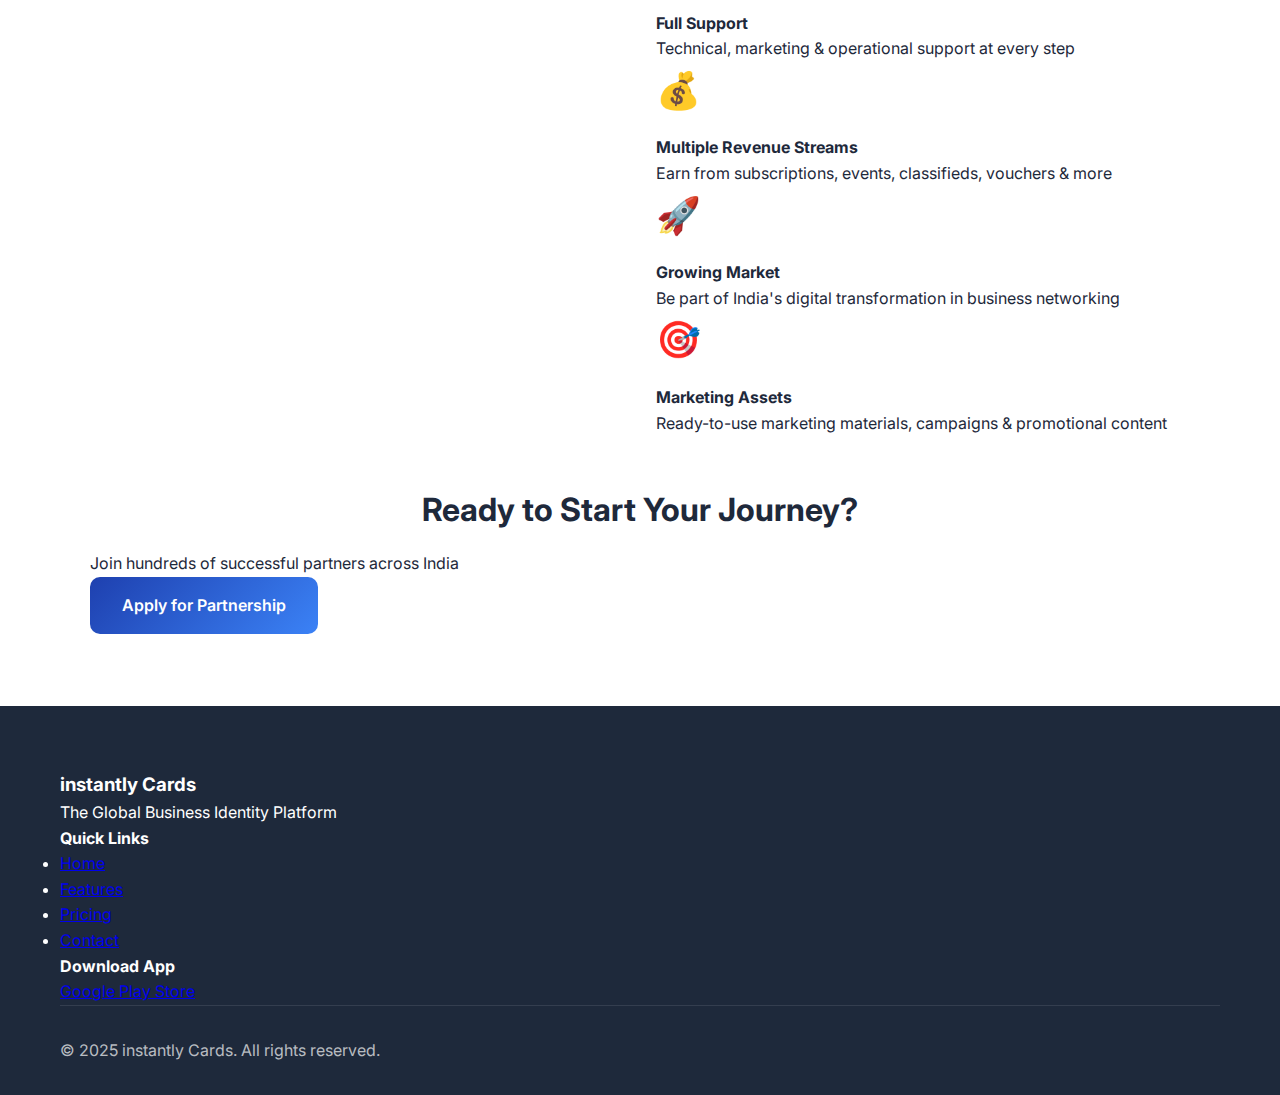
<file: franchise.html>
<!DOCTYPE html>
<html lang="en">
<head>
    <meta charset="UTF-8">
    <meta name="viewport" content="width=device-width, initial-scale=1.0">
    <meta name="description" content="instantly Cards Franchise - Build Your Business Empire">
    <title>Franchise - instantly Cards</title>
    <link rel="icon" type="image/svg+xml" href="public/favicon.svg">
    <link rel="stylesheet" href="styles.css">
    <link rel="preconnect" href="https://fonts.googleapis.com">
    <link rel="preconnect" href="https://fonts.gstatic.com" crossorigin>
    <link href="https://fonts.googleapis.com/css2?family=Inter:wght@300;400;500;600;700;800;900&display=swap" rel="stylesheet">
</head>
<body>
    <!-- Navigation -->
    <nav class="navbar">
        <div class="container">
            <div class="nav-wrapper">
                <div class="logo">
                    <a href="index.html" style="display: flex; align-items: center; text-decoration: none; color: inherit;">
                        <img src="public/logo.jpg" alt="instantly Cards" class="logo-img" onerror="this.onerror=null; this.src='public/logo.svg';">
                        <span class="logo-text">Instantly Cards</span>
                    </a>
                </div>
                <ul class="nav-menu" id="navMenu">
                    <li><a href="index.html">Home</a></li>
                    <li><a href="features.html">Features</a></li>
                    <li><a href="directory.html">Directory</a></li>
                    <li><a href="events.html">Events</a></li>
                    <li><a href="pricing.html">Pricing</a></li>
                    <li><a href="advantages.html">Why Choose Us</a></li>
                    <li><a href="franchise.html" class="active">Franchise</a></li>
                    <li><a href="contact.html">Contact</a></li>
                    <li><a href="https://play.google.com/store/apps/details?id=com.instantlycards.www.twa" class="btn-nav" target="_blank">Download</a></li>
                </ul>
                <div class="hamburger" id="hamburger">
                    <span></span>
                    <span></span>
                    <span></span>
                </div>
            </div>
        </div>
    </nav>

    <!-- Page Header -->
    <section class="page-header">
        <div class="container">
            <h1>Channel Partner & Franchise Program</h1>
            <p>Build Your Business Empire with instantly Cards</p>
        </div>
    </section>

    <!-- Franchise Program -->
    <section class="section section-franchise">
        <div class="container">
            <div class="section-header">
                <span class="section-icon">🌐</span>
                <h2>One City. One Franchise. Unlimited Potential.</h2>
                <p class="section-subtitle">Join India's fastest-growing digital business platform</p>
            </div>
            
            <div class="franchise-content">
                <p class="intro-text">Join India's fastest-growing digital business platform as a City Franchise Partner or Channel Partner. Get exclusive territorial rights, comprehensive training, marketing support, and earn recurring revenue from subscriptions, events, classifieds, and vouchers in your region.</p>
                
                <div class="franchise-types">
                    <div class="franchise-type-card">
                        <h3>🏆 City Franchise Partner</h3>
                        <p class="type-desc">Own exclusive rights for an entire city</p>
                        <ul class="franchise-features">
                            <li>✓ Exclusive city territory rights</li>
                            <li>✓ Revenue share: 30-40% on all transactions</li>
                            <li>✓ Onboard businesses & users in your city</li>
                            <li>✓ Manage local events & promotions</li>
                            <li>✓ Access to marketing materials & campaigns</li>
                            <li>✓ Dedicated support team</li>
                        </ul>
                        <div class="investment-info">
                            <strong>Investment:</strong> ₹2-5 Lakhs (varies by city)
                        </div>
                    </div>
                    
                    <div class="franchise-type-card featured-franchise">
                        <div class="popular-badge">Most Popular</div>
                        <h3>🤝 Channel Partner</h3>
                        <p class="type-desc">Earn commission by bringing customers</p>
                        <ul class="franchise-features">
                            <li>✓ No territorial restrictions</li>
                            <li>✓ Commission: 20-25% on referrals</li>
                            <li>✓ Work from anywhere</li>
                            <li>✓ Minimal investment required</li>
                            <li>✓ Comprehensive sales training</li>
                            <li>✓ Marketing support & materials</li>
                        </ul>
                        <div class="investment-info">
                            <strong>Investment:</strong> ₹10,000 - ₹50,000
                        </div>
                    </div>
                </div>
                
                <div class="franchise-benefits">
                    <h3>Why Partner With instantly Cards?</h3>
                    <div class="benefits-grid">
                        <div class="benefit-card">
                            <div class="benefit-icon">📈</div>
                            <h4>Proven Business Model</h4>
                            <p>Tap into a tested revenue model with multiple income streams</p>
                        </div>
                        <div class="benefit-card">
                            <div class="benefit-icon">🎓</div>
                            <h4>Complete Training</h4>
                            <p>Comprehensive onboarding, marketing & sales training provided</p>
                        </div>
                        <div class="benefit-card">
                            <div class="benefit-icon">🛠️</div>
                            <h4>Full Support</h4>
                            <p>Technical, marketing & operational support at every step</p>
                        </div>
                        <div class="benefit-card">
                            <div class="benefit-icon">💰</div>
                            <h4>Multiple Revenue Streams</h4>
                            <p>Earn from subscriptions, events, classifieds, vouchers & more</p>
                        </div>
                        <div class="benefit-card">
                            <div class="benefit-icon">🚀</div>
                            <h4>Growing Market</h4>
                            <p>Be part of India's digital transformation in business networking</p>
                        </div>
                        <div class="benefit-card">
                            <div class="benefit-icon">🎯</div>
                            <h4>Marketing Assets</h4>
                            <p>Ready-to-use marketing materials, campaigns & promotional content</p>
                        </div>
                    </div>
                </div>
                
                <div class="franchise-cta-section">
                    <h3>Ready to Start Your Journey?</h3>
                    <p>Join hundreds of successful partners across India</p>
                    <a href="contact.html" class="btn btn-primary">Apply for Partnership</a>
                </div>
            </div>
        </div>
    </section>

    <!-- Footer -->
    <footer class="footer">
        <div class="container">
            <div class="footer-content">
                <div class="footer-section">
                    <h3>instantly Cards</h3>
                    <p>The Global Business Identity Platform</p>
                </div>
                <div class="footer-section">
                    <h4>Quick Links</h4>
                    <ul>
                        <li><a href="index.html">Home</a></li>
                        <li><a href="features.html">Features</a></li>
                        <li><a href="pricing.html">Pricing</a></li>
                        <li><a href="contact.html">Contact</a></li>
                    </ul>
                </div>
                <div class="footer-section">
                    <h4>Download App</h4>
                    <a href="https://play.google.com/store/apps/details?id=com.instantlycards.www.twa" class="footer-link" target="_blank">Google Play Store</a>
                </div>
            </div>
            <div class="footer-bottom">
                <p>&copy; 2025 instantly Cards. All rights reserved.</p>
            </div>
        </div>
    </footer>

    <script src="script.js"></script>
</body>
</html>
</file>
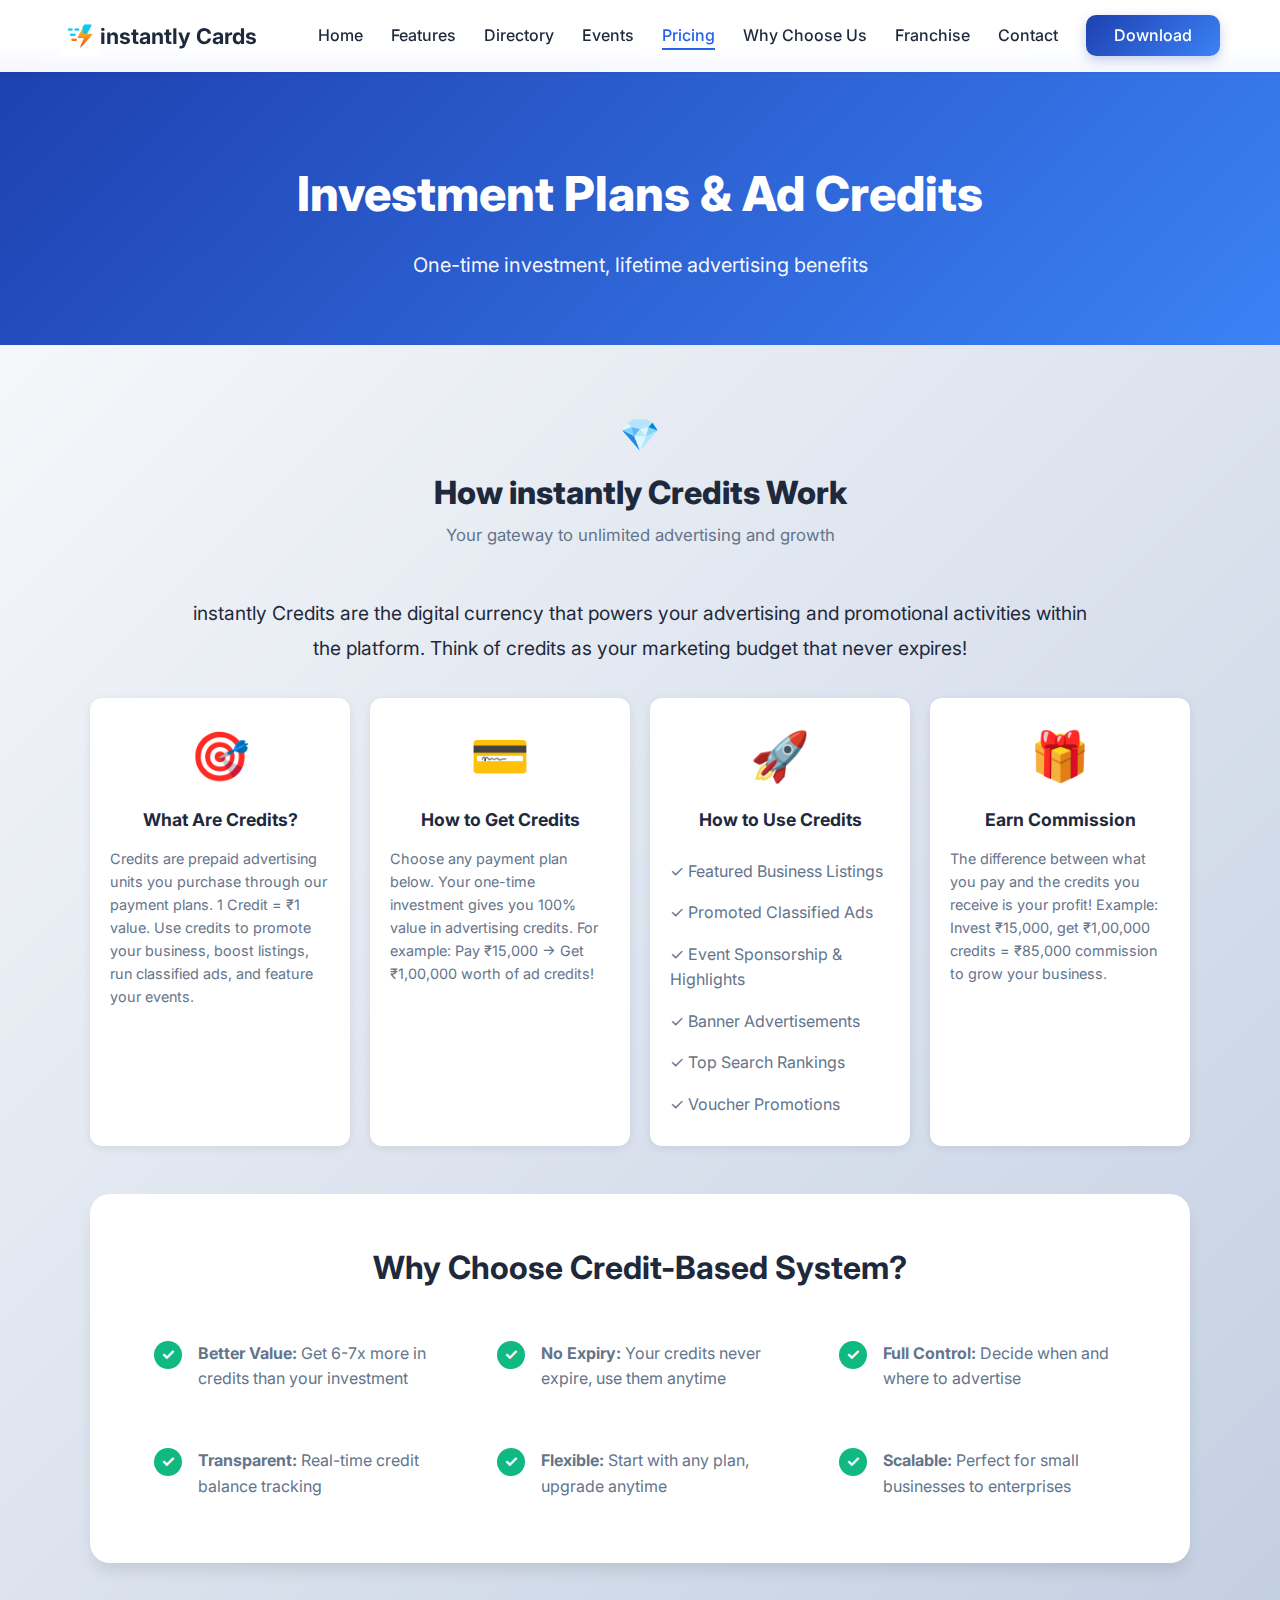
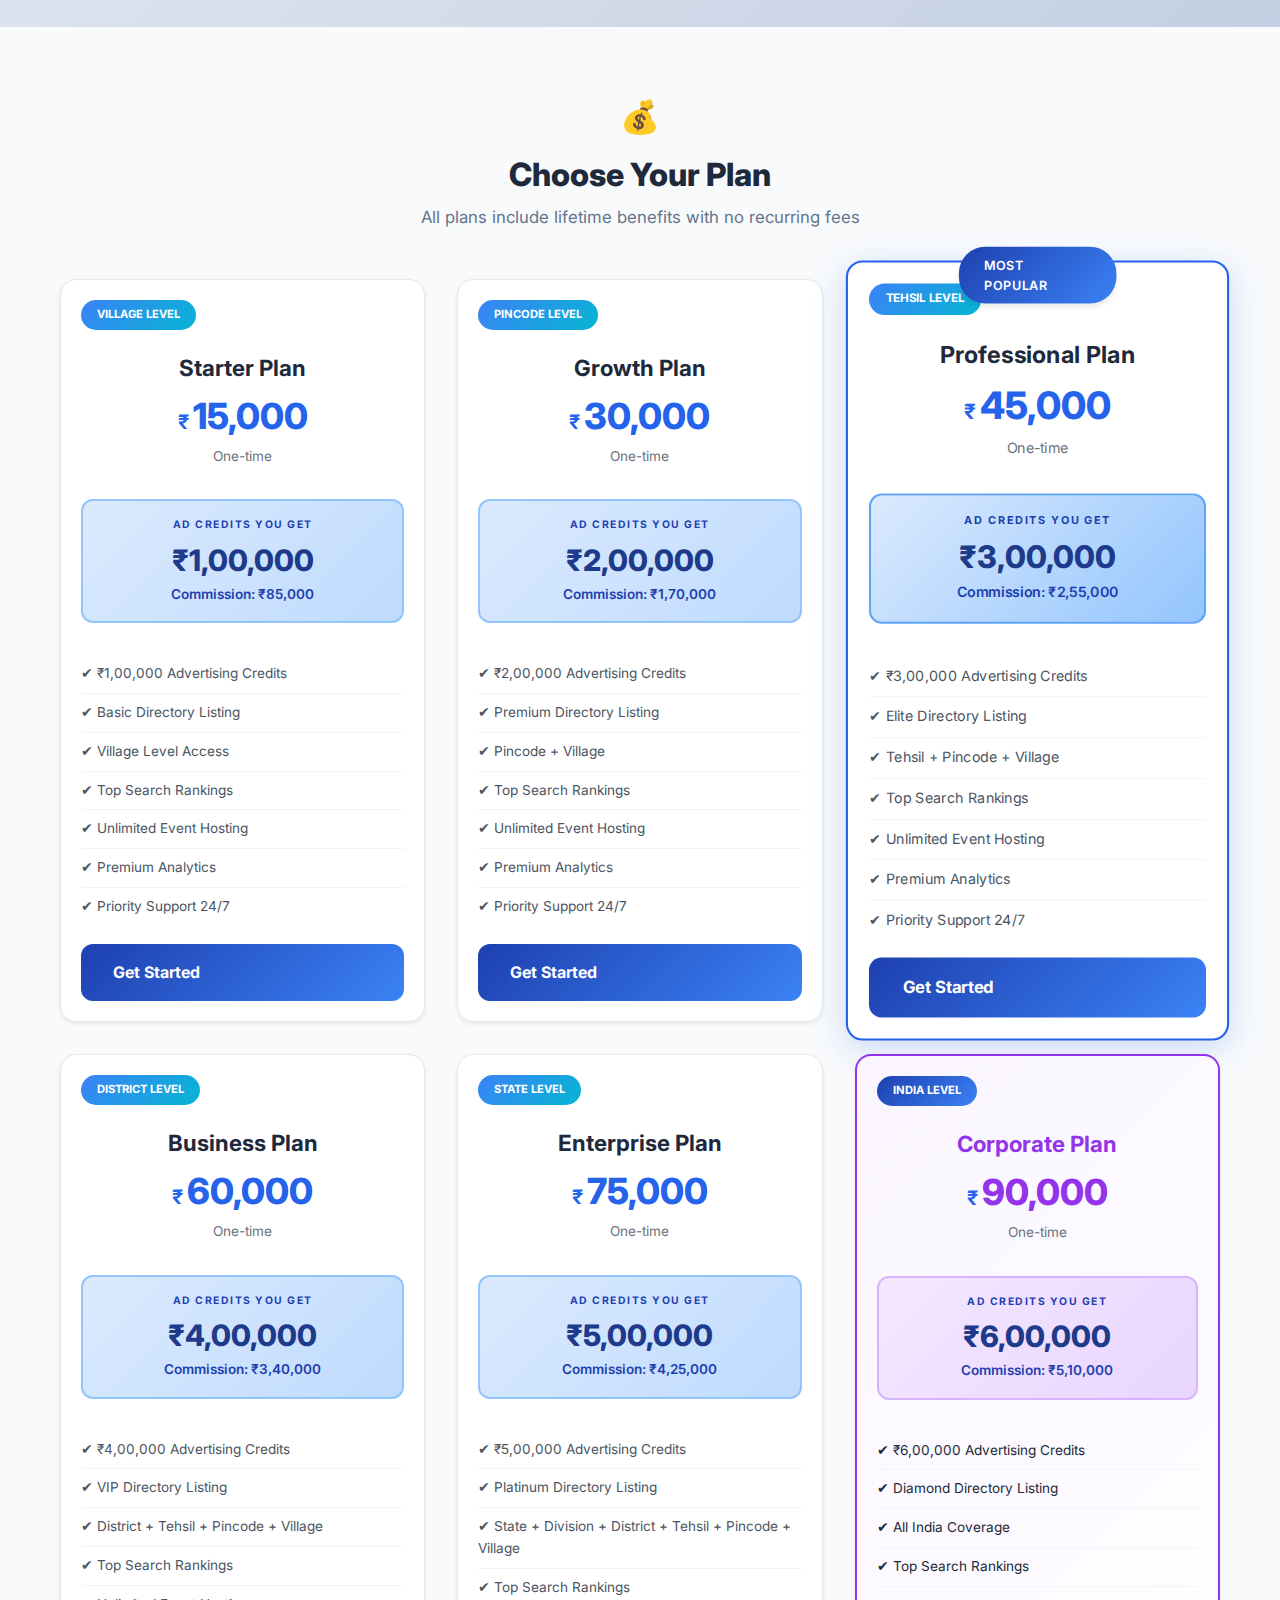
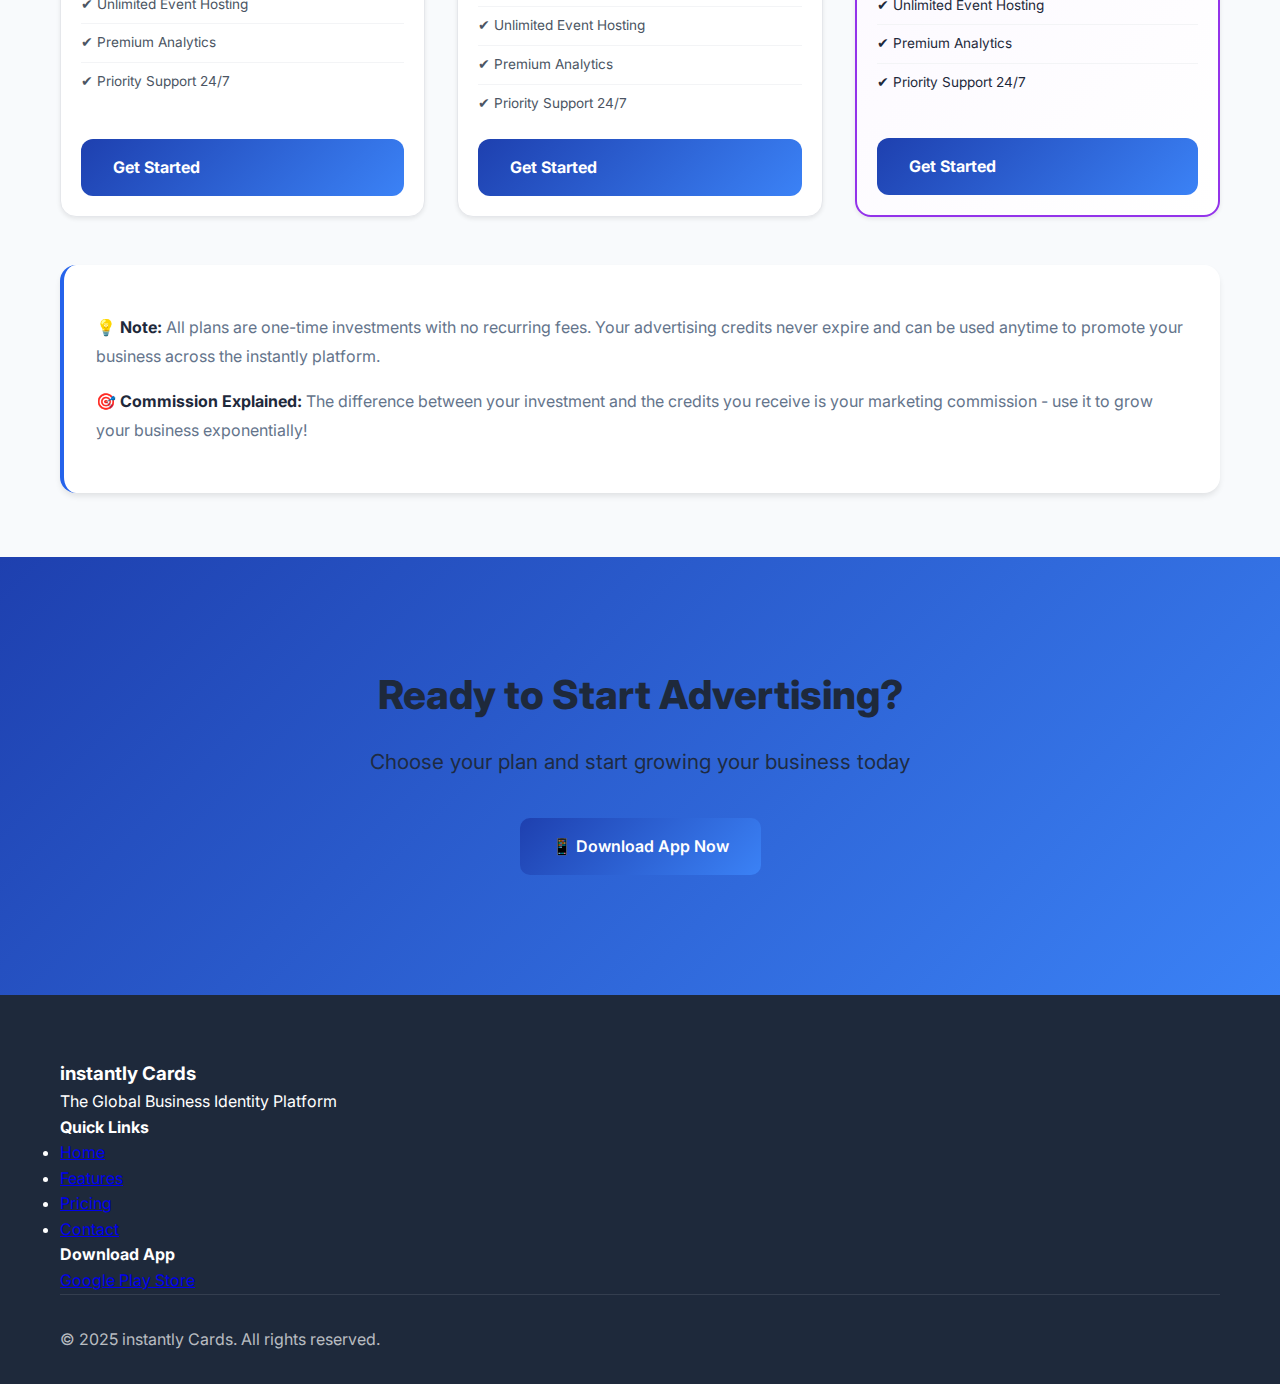
<file: pricing.html>
<!DOCTYPE html>
<html lang="en">
<head>
    <meta charset="UTF-8">
    <meta name="viewport" content="width=device-width, initial-scale=1.0">
    <meta name="description" content="instantly Cards Pricing Plans - One-time investment, lifetime advertising benefits">
    <title>Pricing - instantly Cards</title>
    <link rel="icon" type="image/svg+xml" href="public/favicon.svg">
    <link rel="stylesheet" href="styles.css">
    <link rel="preconnect" href="https://fonts.googleapis.com">
    <link rel="preconnect" href="https://fonts.gstatic.com" crossorigin>
    <link href="https://fonts.googleapis.com/css2?family=Inter:wght@300;400;500;600;700;800;900&display=swap" rel="stylesheet">
</head>
<body>
    <!-- Navigation -->
    <nav class="navbar">
        <div class="container">
            <div class="nav-wrapper">
                <div class="logo">
                    <a href="index.html" style="display: flex; align-items: center; text-decoration: none; color: inherit;">
                        <img src="public/logo.jpg" alt="instantly Cards" class="logo-img" onerror="this.onerror=null; this.src='public/logo.svg';">
                        <span class="logo-text">instantly Cards</span>
                    </a>
                </div>
                <ul class="nav-menu" id="navMenu">
                    <li><a href="index.html">Home</a></li>
                    <li><a href="features.html">Features</a></li>
                    <li><a href="directory.html">Directory</a></li>
                    <li><a href="events.html">Events</a></li>
                    <li><a href="pricing.html" class="active">Pricing</a></li>
                    <li><a href="advantages.html">Why Choose Us</a></li>
                    <li><a href="franchise.html">Franchise</a></li>
                    <li><a href="contact.html">Contact</a></li>
                    <li><a href="https://play.google.com/store/apps/details?id=com.instantlycards.www.twa" class="btn-nav" target="_blank">Download</a></li>
                </ul>
                <div class="hamburger" id="hamburger">
                    <span></span>
                    <span></span>
                    <span></span>
                </div>
            </div>
        </div>
    </nav>

    <!-- Page Header -->
    <section class="page-header">
        <div class="container">
            <h1>Investment Plans & Ad Credits</h1>
            <p>One-time investment, lifetime advertising benefits</p>
        </div>
    </section>

    <!-- Credits System -->
    <section class="section section-credits">
        <div class="container">
            <div class="section-header">
                <span class="section-icon">💎</span>
                <h2>How instantly Credits Work</h2>
                <p class="section-subtitle">Your gateway to unlimited advertising and growth</p>
            </div>
            
            <div class="credits-explanation">
                <p class="credits-intro">instantly Credits are the digital currency that powers your advertising and promotional activities within the platform. Think of credits as your marketing budget that never expires!</p>
                
                <div class="credits-how-grid">
                    <div class="credit-how-card">
                        <div class="credit-how-icon">🎯</div>
                        <h3>What Are Credits?</h3>
                        <p>Credits are prepaid advertising units you purchase through our payment plans. 1 Credit = ₹1 value. Use credits to promote your business, boost listings, run classified ads, and feature your events.</p>
                    </div>
                    
                    <div class="credit-how-card">
                        <div class="credit-how-icon">💳</div>
                        <h3>How to Get Credits</h3>
                        <p>Choose any payment plan below. Your one-time investment gives you 100% value in advertising credits. For example: Pay ₹15,000 → Get ₹1,00,000 worth of ad credits!</p>
                    </div>
                    
                    <div class="credit-how-card">
                        <div class="credit-how-icon">🚀</div>
                        <h3>How to Use Credits</h3>
                        <ul class="credit-usage-list">
                            <li>✓ Featured Business Listings</li>
                            <li>✓ Promoted Classified Ads</li>
                            <li>✓ Event Sponsorship & Highlights</li>
                            <li>✓ Banner Advertisements</li>
                            <li>✓ Top Search Rankings</li>
                            <li>✓ Voucher Promotions</li>
                        </ul>
                    </div>
                    
                    <div class="credit-how-card">
                        <div class="credit-how-icon">🎁</div>
                        <h3>Earn Commission</h3>
                        <p>The difference between what you pay and the credits you receive is your profit! Example: Invest ₹15,000, get ₹1,00,000 credits = ₹85,000 commission to grow your business.</p>
                    </div>
                </div>
                
                <div class="credits-benefits">
                    <h3>Why Choose Credit-Based System?</h3>
                    <div class="credit-benefits-grid">
                        <div class="credit-benefit">
                            <span class="benefit-check-icon">✓</span>
                            <span><strong>Better Value:</strong> Get 6-7x more in credits than your investment</span>
                        </div>
                        <div class="credit-benefit">
                            <span class="benefit-check-icon">✓</span>
                            <span><strong>No Expiry:</strong> Your credits never expire, use them anytime</span>
                        </div>
                        <div class="credit-benefit">
                            <span class="benefit-check-icon">✓</span>
                            <span><strong>Full Control:</strong> Decide when and where to advertise</span>
                        </div>
                        <div class="credit-benefit">
                            <span class="benefit-check-icon">✓</span>
                            <span><strong>Transparent:</strong> Real-time credit balance tracking</span>
                        </div>
                        <div class="credit-benefit">
                            <span class="benefit-check-icon">✓</span>
                            <span><strong>Flexible:</strong> Start with any plan, upgrade anytime</span>
                        </div>
                        <div class="credit-benefit">
                            <span class="benefit-check-icon">✓</span>
                            <span><strong>Scalable:</strong> Perfect for small businesses to enterprises</span>
                        </div>
                    </div>
                </div>
            </div>
        </div>
    </section>

    <!-- Pricing -->
    <section class="section section-pricing">
        <div class="container">
            <div class="section-header">
                <span class="section-icon">💰</span>
                <h2>Choose Your Plan</h2>
                <p class="section-subtitle">All plans include lifetime benefits with no recurring fees</p>
            </div>
            
            <div class="pricing-cards-grid">
                <!-- Village Level Plan -->
                <div class="pricing-card-new">
                    <div class="plan-badge-top">Village Level</div>
                    <div class="plan-header-new">
                        <h3>Starter Plan</h3>
                        <div class="price-new">
                            <span class="currency">₹</span><span class="amount-new">15,000</span>
                        </div>
                        <div class="period-new">One-time</div>
                    </div>
                    <div class="credit-highlight">
                        <div class="credit-label">AD CREDITS YOU GET</div>
                        <div class="credit-amount">₹1,00,000</div>
                        <div class="commission-label">Commission: ₹85,000</div>
                    </div>
                    <ul class="plan-features-new">
                        <li>✔ ₹1,00,000 Advertising Credits</li>
                        <li>✔ Basic Directory Listing</li>
                        <li>✔ Village Level Access</li>
                        <li>✔ Top Search Rankings</li>
                        <li>✔ Unlimited Event Hosting</li>
                        <li>✔ Premium Analytics</li>
                        <li>✔ Priority Support 24/7</li>
                    </ul>
                    <a href="https://www.instantlycards.com/" class="btn btn-primary btn-get-started" target="_blank">Get Started</a>
                </div>

                <!-- Pincode Level Plan -->
                <div class="pricing-card-new">
                    <div class="plan-badge-top">Pincode Level</div>
                    <div class="plan-header-new">
                        <h3>Growth Plan</h3>
                        <div class="price-new">
                            <span class="currency">₹</span><span class="amount-new">30,000</span>
                        </div>
                        <div class="period-new">One-time</div>
                    </div>
                    <div class="credit-highlight">
                        <div class="credit-label">AD CREDITS YOU GET</div>
                        <div class="credit-amount">₹2,00,000</div>
                        <div class="commission-label">Commission: ₹1,70,000</div>
                    </div>
                    <ul class="plan-features-new">
                        <li>✔ ₹2,00,000 Advertising Credits</li>
                        <li>✔ Premium Directory Listing</li>
                        <li>✔ Pincode + Village</li>
                        <li>✔ Top Search Rankings</li>
                        <li>✔ Unlimited Event Hosting</li>
                        <li>✔ Premium Analytics</li>
                        <li>✔ Priority Support 24/7</li>
                    </ul>
                    <a href="https://www.instantlycards.com/" class="btn btn-primary btn-get-started" target="_blank">Get Started</a>
                </div>

                <!-- Tehsil Level Plan - Most Popular -->
                <div class="pricing-card-new featured-plan">
                    <div class="popular-badge">Most Popular</div>
                    <div class="plan-badge-top">Tehsil Level</div>
                    <div class="plan-header-new">
                        <h3>Professional Plan</h3>
                        <div class="price-new">
                            <span class="currency">₹</span><span class="amount-new">45,000</span>
                        </div>
                        <div class="period-new">One-time</div>
                    </div>
                    <div class="credit-highlight featured-highlight">
                        <div class="credit-label">AD CREDITS YOU GET</div>
                        <div class="credit-amount">₹3,00,000</div>
                        <div class="commission-label">Commission: ₹2,55,000</div>
                    </div>
                    <ul class="plan-features-new">
                        <li>✔ ₹3,00,000 Advertising Credits</li>
                        <li>✔ Elite Directory Listing</li>
                        <li>✔ Tehsil + Pincode + Village</li>
                        <li>✔ Top Search Rankings</li>
                        <li>✔ Unlimited Event Hosting</li>
                        <li>✔ Premium Analytics</li>
                        <li>✔ Priority Support 24/7</li>
                    </ul>
                    <a href="https://www.instantlycards.com/" class="btn btn-primary btn-get-started" target="_blank">Get Started</a>
                </div>

                <!-- District Level Plan -->
                <div class="pricing-card-new">
                    <div class="plan-badge-top">District Level</div>
                    <div class="plan-header-new">
                        <h3>Business Plan</h3>
                        <div class="price-new">
                            <span class="currency">₹</span><span class="amount-new">60,000</span>
                        </div>
                        <div class="period-new">One-time</div>
                    </div>
                    <div class="credit-highlight">
                        <div class="credit-label">AD CREDITS YOU GET</div>
                        <div class="credit-amount">₹4,00,000</div>
                        <div class="commission-label">Commission: ₹3,40,000</div>
                    </div>
                    <ul class="plan-features-new">
                        <li>✔ ₹4,00,000 Advertising Credits</li>
                        <li>✔ VIP Directory Listing</li>
                        <li>✔ District + Tehsil + Pincode + Village</li>
                        <li>✔ Top Search Rankings</li>
                        <li>✔ Unlimited Event Hosting</li>
                        <li>✔ Premium Analytics</li>
                        <li>✔ Priority Support 24/7</li>
                    </ul>
                    <a href="https://www.instantlycards.com/" class="btn btn-primary btn-get-started" target="_blank">Get Started</a>
                </div>

                <!-- State Level Plan -->
                <div class="pricing-card-new">
                    <div class="plan-badge-top">State Level</div>
                    <div class="plan-header-new">
                        <h3>Enterprise Plan</h3>
                        <div class="price-new">
                            <span class="currency">₹</span><span class="amount-new">75,000</span>
                        </div>
                        <div class="period-new">One-time</div>
                    </div>
                    <div class="credit-highlight">
                        <div class="credit-label">AD CREDITS YOU GET</div>
                        <div class="credit-amount">₹5,00,000</div>
                        <div class="commission-label">Commission: ₹4,25,000</div>
                    </div>
                    <ul class="plan-features-new">
                        <li>✔ ₹5,00,000 Advertising Credits</li>
                        <li>✔ Platinum Directory Listing</li>
                        <li>✔ State + Division + District + Tehsil + Pincode + Village</li>
                        <li>✔ Top Search Rankings</li>
                        <li>✔ Unlimited Event Hosting</li>
                        <li>✔ Premium Analytics</li>
                        <li>✔ Priority Support 24/7</li>
                    </ul>
                    <a href="https://www.instantlycards.com/" class="btn btn-primary btn-get-started" target="_blank">Get Started</a>
                </div>

                <!-- India Level Plan -->
                <div class="pricing-card-new enterprise">
                    <div class="plan-badge-top enterprise-badge">India Level</div>
                    <div class="plan-header-new">
                        <h3>Corporate Plan</h3>
                        <div class="price-new">
                            <span class="currency">₹</span><span class="amount-new">90,000</span>
                        </div>
                        <div class="period-new">One-time</div>
                    </div>
                    <div class="credit-highlight enterprise-highlight">
                        <div class="credit-label">AD CREDITS YOU GET</div>
                        <div class="credit-amount">₹6,00,000</div>
                        <div class="commission-label">Commission: ₹5,10,000</div>
                    </div>
                    <ul class="plan-features-new">
                        <li>✔ ₹6,00,000 Advertising Credits</li>
                        <li>✔ Diamond Directory Listing</li>
                        <li>✔ All India Coverage</li>
                        <li>✔ Top Search Rankings</li>
                        <li>✔ Unlimited Event Hosting</li>
                        <li>✔ Premium Analytics</li>
                        <li>✔ Priority Support 24/7</li>
                    </ul>
                    <a href="https://www.instantlycards.com/" class="btn btn-primary btn-get-started" target="_blank">Get Started</a>
                </div>
            </div>

            <div class="pricing-note">
                <p><strong>💡 Note:</strong> All plans are one-time investments with no recurring fees. Your advertising credits never expire and can be used anytime to promote your business across the instantly platform.</p>
                <p><strong>🎯 Commission Explained:</strong> The difference between your investment and the credits you receive is your marketing commission - use it to grow your business exponentially!</p>
            </div>
        </div>
    </section>

    <!-- Download CTA -->
    <section class="section cta-section">
        <div class="container">
            <div class="cta-content">
                <h2>Ready to Start Advertising?</h2>
                <p>Choose your plan and start growing your business today</p>
                <a href="https://play.google.com/store/apps/details?id=com.instantlycards.www.twa" class="btn btn-primary" target="_blank">📱 Download App Now</a>
            </div>
        </div>
    </section>

    <!-- Footer -->
    <footer class="footer">
        <div class="container">
            <div class="footer-content">
                <div class="footer-section">
                    <h3>instantly Cards</h3>
                    <p>The Global Business Identity Platform</p>
                </div>
                <div class="footer-section">
                    <h4>Quick Links</h4>
                    <ul>
                        <li><a href="index.html">Home</a></li>
                        <li><a href="features.html">Features</a></li>
                        <li><a href="pricing.html">Pricing</a></li>
                        <li><a href="contact.html">Contact</a></li>
                    </ul>
                </div>
                <div class="footer-section">
                    <h4>Download App</h4>
                    <a href="https://play.google.com/store/apps/details?id=com.instantlycards.www.twa" class="footer-link" target="_blank">Google Play Store</a>
                </div>
            </div>
            <div class="footer-bottom">
                <p>&copy; 2025 instantly Cards. All rights reserved.</p>
            </div>
        </div>
    </footer>

    <script src="script.js"></script>
</body>
</html>
</file>
<file: styles.css>
/* Reset and Base Styles */
* {
    margin: 0;
    padding: 0;
    box-sizing: border-box;
}

:root {
    --primary-color: #2563eb;
    --primary-dark: #1e40af;
    --primary-light: #3b82f6;
    --secondary-color: #10b981;
    --accent-color: #06b6d4;
    --dark-color: #1e293b;
    --light-color: #f8fafc;
    --gray-color: #64748b;
    --gradient-1: linear-gradient(135deg, #1e40af 0%, #3b82f6 100%);
    --gradient-2: linear-gradient(135deg, #3b82f6 0%, #06b6d4 100%);
    --gradient-3: linear-gradient(135deg, #0ea5e9 0%, #06b6d4 100%);
    --shadow-sm: 0 1px 2px 0 rgb(0 0 0 / 0.05);
    --shadow-md: 0 4px 6px -1px rgb(0 0 0 / 0.1);
    --shadow-lg: 0 10px 15px -3px rgb(0 0 0 / 0.1);
    --shadow-xl: 0 20px 25px -5px rgb(0 0 0 / 0.1);
}

body {
    font-family: 'Inter', -apple-system, BlinkMacSystemFont, 'Segoe UI', Roboto, Oxygen, Ubuntu, sans-serif;
    line-height: 1.6;
    color: var(--dark-color);
    background-color: #ffffff;
    overflow-x: hidden;
}

.container {
    max-width: 1200px;
    margin: 0 auto;
    padding: 0 20px;
}

/* Navigation */
.navbar {
    position: fixed;
    top: 0;
    left: 0;
    right: 0;
    background: rgba(255, 255, 255, 0.95);
    backdrop-filter: blur(10px);
    box-shadow: var(--shadow-sm);
    z-index: 1000;
    transition: all 0.3s ease;
}

.navbar.scrolled {
    box-shadow: var(--shadow-md);
}

.nav-wrapper {
    display: flex;
    justify-content: space-between;
    align-items: center;
    padding: 1rem 0;
}

.logo {
    display: flex;
    align-items: center;
    gap: 0.75rem;
    font-size: 1.35rem;
    font-weight: 700;
    color: var(--dark-color);
    text-decoration: none;
}

.logo-img {
    height: 40px;
    width: auto;
    object-fit: contain;
    display: block;
}

.logo-text {
    font-weight: 700;
    color: var(--dark-color);
    white-space: nowrap;
}

.logo-icon {
    font-size: 2rem;
}

.nav-menu {
    display: flex;
    list-style: none;
    gap: 1.75rem;
    align-items: center;
    margin: 0;
    padding: 0;
}

.nav-menu li {
    margin: 0;
}

.nav-menu a {
    text-decoration: none;
    color: var(--dark-color);
    font-weight: 500;
    font-size: 1rem;
    transition: all 0.3s ease;
    position: relative;
}

.nav-menu a:hover {
    color: var(--primary-color);
}

.nav-menu a:not(.btn-nav)::after {
    content: '';
    position: absolute;
    bottom: -5px;
    left: 0;
    width: 0;
    height: 2px;
    background: var(--primary-color);
    transition: width 0.3s ease;
}

.nav-menu a:not(.btn-nav):hover::after {
    width: 100%;
}

.btn-nav {
    padding: 0.65rem 1.75rem;
    background: var(--gradient-1);
    color: white !important;
    border-radius: 10px;
    transition: all 0.3s ease;
    font-weight: 600;
    box-shadow: 0 4px 12px rgba(30, 64, 175, 0.25);
    white-space: nowrap;
}

.btn-nav:hover {
    background: linear-gradient(135deg, #1e3a8a 0%, #2563eb 100%);
    transform: translateY(-2px);
    box-shadow: 0 6px 16px rgba(30, 64, 175, 0.35);
}

.btn-nav::after {
    display: none !important;
}

.hamburger {
    display: none;
    flex-direction: column;
    gap: 4px;
    cursor: pointer;
}

.hamburger span {
    width: 25px;
    height: 3px;
    background: var(--dark-color);
    border-radius: 3px;
    transition: all 0.3s ease;
}

/* Page Header */
.page-header {
    background: var(--gradient-1);
    padding: 140px 0 70px;
    text-align: center;
    color: white;
}

.page-header h1 {
    font-size: 2.75rem;
    margin-bottom: 0.75rem;
    font-weight: 800;
}

.page-header p {
    font-size: 1.15rem;
    opacity: 0.95;
}

/* Hero Section */
.hero {
    position: relative;
    min-height: auto;
    display: flex;
    align-items: center;
    justify-content: center;
    background: linear-gradient(135deg, #eff6ff 0%, #dbeafe 50%, #ffffff 100%);
    color: var(--dark-color);
    padding: 4.5rem 0 2.5rem;
    overflow: hidden;
}

.hero-background {
    position: absolute;
    top: 0;
    left: 0;
    right: 0;
    bottom: 0;
    background: 
        radial-gradient(circle at 20% 50%, rgba(59, 130, 246, 0.15), transparent 50%),
        radial-gradient(circle at 80% 80%, rgba(6, 182, 212, 0.15), transparent 50%);
    animation: float 20s ease-in-out infinite;
}

@keyframes float {
    0%, 100% { transform: translateY(0px); }
    50% { transform: translateY(-20px); }
}

.hero-content {
    position: relative;
    z-index: 1;
    max-width: 1200px;
    margin: 0 auto;
    width: 100%;
}

.hero-title {
    font-size: 2.25rem;
    font-weight: 800;
    line-height: 1.2;
    margin-bottom: 1rem;
    animation: fadeInUp 1s ease;
    color: var(--dark-color);
}

.hero-subtitle {
    font-size: 1.05rem;
    margin-bottom: 1.5rem;
    color: var(--gray-color);
    animation: fadeInUp 1s ease 0.2s both;
}

.hero-features {
    display: flex;
    flex-wrap: wrap;
    justify-content: center;
    gap: 1.5rem;
    margin-bottom: 2.5rem;
    animation: fadeInUp 1s ease 0.4s both;
}

.hero-features span {
    background: white;
    padding: 0.5rem 1rem;
    border-radius: 25px;
    font-size: 0.95rem;
    font-weight: 500;
    border: 2px solid var(--primary-light);
    color: var(--primary-dark);
    box-shadow: 0 2px 8px rgba(59, 130, 246, 0.15);
}

.hero-cta {
    display: flex;
    gap: 1.5rem;
    justify-content: center;
    flex-wrap: wrap;
    margin-bottom: 2.5rem;
    margin-top: 2rem;
    animation: fadeInUp 1s ease 0.6s both;
}

.hero-tagline {
    font-size: 1.3rem;
    color: var(--gray-color);
    font-weight: 500;
    animation: fadeInUp 1s ease 0.8s both;
    margin-top: 2rem;
}

.app-badges {
    display: flex;
    gap: 1rem;
    justify-content: center;
    flex-wrap: wrap;
    margin: 1.5rem 0;
    animation: fadeInUp 1s ease 0.7s both;
}

.app-badge {
    display: inline-flex;
    align-items: center;
    gap: 0.5rem;
    padding: 0.75rem 1.5rem;
    background: rgba(255, 255, 255, 0.15);
    backdrop-filter: blur(10px);
    border: 2px solid rgba(255, 255, 255, 0.3);
    border-radius: 12px;
    color: white;
    text-decoration: none;
    font-weight: 600;
    font-size: 0.95rem;
    transition: all 0.3s ease;
}

.app-badge:hover {
    background: rgba(255, 255, 255, 0.25);
    transform: translateY(-2px);
    box-shadow: 0 8px 20px rgba(0, 0, 0, 0.2);
}

@keyframes fadeInUp {
    from {
        opacity: 0;
        transform: translateY(30px);
    }
    to {
        opacity: 1;
        transform: translateY(0);
    }
}

/* Buttons */
.btn {
    display: inline-block;
    padding: 1rem 2rem;
    border-radius: 10px;
    font-weight: 600;
    text-decoration: none;
    transition: all 0.3s ease;
    cursor: pointer;
    border: none;
    font-size: 1rem;
}

.btn-primary {
    background: var(--gradient-1);
    color: white;
}

.btn-primary:hover {
    background: linear-gradient(135deg, #1e3a8a 0%, #2563eb 100%);
    transform: translateY(-2px);
    box-shadow: 0 8px 20px rgba(30, 64, 175, 0.4);
}

.btn-secondary {
    background: white;
    color: var(--primary-color);
    border: 2px solid var(--primary-color);
}

.btn-secondary:hover {
    background: var(--primary-color);
    color: white;
    transform: translateY(-2px);
    box-shadow: var(--shadow-lg);
}

.btn-outline {
    background: transparent;
    color: var(--primary-color);
    border: 2px solid var(--primary-color);
}

.btn-outline:hover {
    background: var(--primary-color);
    color: white;
}

.btn-large {
    padding: 1.25rem 2.5rem;
    font-size: 1.1rem;
}

/* Sections */
.section {
    padding: 4rem 0;
    position: relative;
}

/* About App Section */
.section-about-app {
    background: white;
    padding: 5rem 0;
}

.about-intro {
    max-width: 900px;
    margin: 0 auto 3rem;
    text-align: center;
    font-size: 1.15rem;
    line-height: 1.8;
    color: var(--gray-color);
}

.app-stats {
    display: grid;
    grid-template-columns: repeat(auto-fit, minmax(200px, 1fr));
    gap: 2rem;
    margin-top: 3rem;
}

.stat-card {
    background: linear-gradient(135deg, #667eea 0%, #764ba2 100%);
    color: white;
    padding: 1.5rem 1.25rem;
    border-radius: 12px;
    text-align: center;
    box-shadow: var(--shadow-lg);
    transition: all 0.3s ease;
}

.stat-card:hover {
    transform: translateY(-5px) scale(1.02);
    box-shadow: var(--shadow-xl);
}

.stat-number {
    font-size: 2rem;
    font-weight: 800;
    margin-bottom: 0.25rem;
}

.stat-label {
    font-size: 0.95rem;
    opacity: 0.95;
    font-weight: 500;
}

/* How It Works Section */
.section-how-it-works {
    background: var(--light-color);
}

.steps-grid {
    display: grid;
    grid-template-columns: repeat(auto-fit, minmax(300px, 1fr));
    gap: 3rem;
    margin-top: 3rem;
}

.step-card {
    background: white;
    padding: 2rem 1.5rem;
    border-radius: 16px;
    box-shadow: var(--shadow-lg);
    text-align: center;
    position: relative;
    transition: all 0.3s ease;
}

.step-card:hover {
    transform: translateY(-5px);
    box-shadow: var(--shadow-xl);
}

.step-number {
    position: absolute;
    top: -15px;
    left: 50%;
    transform: translateX(-50%);
    width: 40px;
    height: 40px;
    background: var(--gradient-1);
    color: white;
    border-radius: 50%;
    display: flex;
    align-items: center;
    justify-content: center;
    font-size: 1.25rem;
    font-weight: 800;
    box-shadow: var(--shadow-md);
}

.step-icon {
    font-size: 2.25rem;
    margin: 0.75rem 0;
}

.step-card h3 {
    font-size: 1.25rem;
    margin-bottom: 0.75rem;
    color: var(--dark-color);
}

.step-card p {
    color: var(--gray-color);
    line-height: 1.7;
}

/* Who Section */
.section-who {
    background: white;
}

.who-grid {
    display: grid;
    grid-template-columns: repeat(auto-fit, minmax(320px, 1fr));
    gap: 2rem;
    margin-top: 3rem;
}

.who-card {
    background: var(--light-color);
    padding: 1.75rem;
    border-radius: 12px;
    border-left: 4px solid var(--primary-color);
    transition: all 0.3s ease;
}

.who-card:hover {
    background: white;
    box-shadow: var(--shadow-xl);
    transform: translateX(5px);
    border-left-color: var(--secondary-color);
}

.who-icon {
    font-size: 2rem;
    margin-bottom: 0.75rem;
    display: block;
}

.who-card h3 {
    font-size: 1.15rem;
    margin-bottom: 0.5rem;
    color: var(--dark-color);
}

.who-card p {
    color: var(--gray-color);
    line-height: 1.7;
}

.section:nth-child(even) {
    background: var(--light-color);
}

.section-header {
    text-align: center;
    margin-bottom: 3rem;
}

.section-icon {
    font-size: 2rem;
    display: block;
    margin-bottom: 0.75rem;
}

.section-header h2 {
    font-size: 2rem;
    font-weight: 800;
    color: var(--dark-color);
    margin-bottom: 0.5rem;
    line-height: 1.3;
}

.section-subtitle {
    font-size: 1.05rem;
    color: var(--gray-color);
    max-width: 700px;
    margin: 0 auto;
}

.intro-text {
    font-size: 1rem;
    color: var(--gray-color);
    margin-bottom: 1.5rem;
    line-height: 1.7;
}

.intro-text.center {
    text-align: center;
    max-width: 800px;
    margin-left: auto;
    margin-right: auto;
}

/* Content Grid */
.content-grid {
    display: grid;
    grid-template-columns: 1fr 1fr;
    gap: 4rem;
    align-items: center;
}

.content-grid.reverse {
    direction: rtl;
}

.content-grid.reverse > * {
    direction: ltr;
}

/* Features List */
.features-list {
    display: flex;
    flex-direction: column;
    gap: 1.5rem;
}

.feature-item {
    display: flex;
    gap: 1rem;
    align-items: flex-start;
}

.feature-check {
    display: flex;
    align-items: center;
    justify-content: center;
    width: 30px;
    height: 30px;
    background: var(--secondary-color);
    color: white;
    border-radius: 50%;
    font-weight: bold;
    flex-shrink: 0;
}

.feature-item strong {
    display: block;
    margin-bottom: 0.25rem;
    color: var(--dark-color);
    font-size: 1.05rem;
}

.feature-item p {
    color: var(--gray-color);
    font-size: 0.95rem;
}

.why-matters {
    margin-top: 2rem;
    padding: 1.5rem;
    background: linear-gradient(135deg, #667eea22, #764ba222);
    border-radius: 12px;
    border-left: 4px solid var(--primary-color);
}

/* Features Grid */
.features-grid {
    display: grid;
    grid-template-columns: repeat(auto-fit, minmax(280px, 1fr));
    gap: 2rem;
    margin-top: 3rem;
}

.feature-card {
    background: white;
    padding: 2rem;
    border-radius: 16px;
    box-shadow: var(--shadow-md);
    transition: all 0.3s ease;
    text-align: center;
}

.feature-card:hover {
    transform: translateY(-5px);
    box-shadow: var(--shadow-xl);
}

.feature-icon {
    font-size: 2.25rem;
    margin-bottom: 1rem;
}

.feature-card h3 {
    font-size: 1.25rem;
    margin-bottom: 0.5rem;
    color: var(--dark-color);
}

.feature-card p {
    color: var(--gray-color);
}

/* Phone Mockup */
.card-mockup {
    display: flex;
    justify-content: center;
    align-items: center;
}

.phone-frame {
    width: 300px;
    height: 600px;
    background: #1e293b;
    border-radius: 40px;
    padding: 15px;
    box-shadow: var(--shadow-xl);
    position: relative;
}

.phone-frame::before {
    content: '';
    position: absolute;
    top: 10px;
    left: 50%;
    transform: translateX(-50%);
    width: 100px;
    height: 25px;
    background: #1e293b;
    border-radius: 0 0 20px 20px;
    z-index: 2;
}

.phone-screen {
    width: 100%;
    height: 100%;
    background: linear-gradient(135deg, #f5f7fa 0%, #c3cfe2 100%);
    border-radius: 30px;
    overflow: hidden;
    display: flex;
    align-items: center;
    justify-content: center;
}

.digital-card-preview {
    background: white;
    width: 90%;
    padding: 2rem 1.5rem;
    border-radius: 20px;
    box-shadow: var(--shadow-lg);
}

.card-header-preview {
    text-align: center;
    margin-bottom: 1.5rem;
}

.profile-circle {
    width: 80px;
    height: 80px;
    background: var(--gradient-1);
    border-radius: 50%;
    margin: 0 auto 1rem;
}

.card-header-preview h3 {
    font-size: 1.25rem;
    margin-bottom: 0.25rem;
}

.card-header-preview p {
    color: var(--gray-color);
    font-size: 0.9rem;
}

.card-buttons {
    display: grid;
    grid-template-columns: 1fr 1fr;
    gap: 0.75rem;
}

.card-btn {
    padding: 0.75rem;
    background: var(--light-color);
    border-radius: 10px;
    font-size: 0.8rem;
    text-align: center;
    font-weight: 500;
}

/* Perfect For / Tags */
.perfect-for {
    text-align: center;
    margin-top: 3rem;
}

.perfect-for strong {
    font-size: 1.25rem;
    display: block;
    margin-bottom: 1rem;
}

.tags {
    display: flex;
    flex-wrap: wrap;
    gap: 1rem;
    justify-content: center;
}

.tag {
    background: white;
    padding: 0.75rem 1.5rem;
    border-radius: 25px;
    box-shadow: var(--shadow-sm);
    font-weight: 500;
    transition: all 0.3s ease;
}

.tag:hover {
    transform: translateY(-2px);
    box-shadow: var(--shadow-md);
}

/* Events Visual */
.events-visual {
    display: flex;
    justify-content: center;
    align-items: center;
}

.event-card-sample {
    background: white;
    border-radius: 16px;
    overflow: hidden;
    box-shadow: var(--shadow-xl);
    max-width: 350px;
    transition: all 0.3s ease;
}

.event-card-sample:hover {
    transform: translateY(-5px);
}

.event-image {
    width: 100%;
    height: 200px;
    background: var(--gradient-2);
}

.event-details {
    padding: 1.5rem;
}

.event-details h4 {
    font-size: 1.25rem;
    margin-bottom: 0.75rem;
}

.event-details p {
    color: var(--gray-color);
    margin-bottom: 0.5rem;
}

.event-btn {
    width: 100%;
    padding: 0.75rem;
    background: var(--primary-color);
    color: white;
    border: none;
    border-radius: 8px;
    font-weight: 600;
    cursor: pointer;
    margin-top: 1rem;
    transition: all 0.3s ease;
}

.event-btn:hover {
    background: #1d4ed8;
}

/* Voucher Preview */
.voucher-preview {
    display: flex;
    justify-content: center;
    align-items: center;
}

.voucher-card {
    background: white;
    padding: 2rem;
    border-radius: 20px;
    box-shadow: var(--shadow-xl);
    text-align: center;
    max-width: 300px;
    border: 3px dashed var(--primary-color);
    position: relative;
}

.voucher-badge {
    position: absolute;
    top: -15px;
    right: -15px;
    background: var(--gradient-2);
    color: white;
    padding: 0.75rem 1.25rem;
    border-radius: 25px;
    font-weight: 700;
    font-size: 1.25rem;
    box-shadow: var(--shadow-lg);
}

.voucher-card h3 {
    margin-bottom: 0.5rem;
    font-size: 1.25rem;
}

.qr-placeholder {
    width: 150px;
    height: 150px;
    background: var(--light-color);
    margin: 1.5rem auto;
    border-radius: 12px;
    border: 2px solid var(--primary-color);
}

.voucher-code {
    background: var(--light-color);
    padding: 0.75rem;
    border-radius: 8px;
    font-weight: 700;
    color: var(--primary-color);
    letter-spacing: 2px;
}

/* Dashboard Features */
.dashboard-features {
    display: grid;
    grid-template-columns: repeat(auto-fit, minmax(200px, 1fr));
    gap: 1.5rem;
    margin-top: 3rem;
}

.dashboard-item {
    background: white;
    padding: 1.5rem;
    border-radius: 12px;
    box-shadow: var(--shadow-md);
    text-align: center;
    font-weight: 600;
    font-size: 1.1rem;
    transition: all 0.3s ease;
}

.dashboard-item:hover {
    transform: translateY(-3px);
    box-shadow: var(--shadow-lg);
    background: var(--primary-color);
    color: white;
}

.tagline-text {
    text-align: center;
    font-size: 1.25rem;
    font-weight: 600;
    margin-top: 3rem;
    color: var(--dark-color);
}

/* Why Grid */
.why-grid {
    display: grid;
    grid-template-columns: repeat(auto-fit, minmax(300px, 1fr));
    gap: 2rem;
    margin-top: 3rem;
}

.why-card {
    background: white;
    padding: 1.75rem;
    border-radius: 16px;
    box-shadow: var(--shadow-md);
    text-align: center;
    transition: all 0.3s ease;
}

.why-card:hover {
    transform: translateY(-5px);
    box-shadow: var(--shadow-xl);
}

.why-icon {
    font-size: 2.25rem;
    margin-bottom: 1rem;
}

.why-card h3 {
    font-size: 1.25rem;
    margin-bottom: 0.5rem;
    color: var(--dark-color);
}

.why-card p {
    color: var(--gray-color);
}

/* Credits Section */
.section-credits {
    background: linear-gradient(135deg, #f5f7fa 0%, #c3cfe2 100%);
}

.credits-explanation {
    max-width: 1100px;
    margin: 0 auto;
}

.credits-intro {
    text-align: center;
    font-size: 1.2rem;
    line-height: 1.8;
    color: var(--dark-color);
    margin-bottom: 2rem;
    max-width: 900px;
    margin-left: auto;
    margin-right: auto;
}

.credits-how-grid {
    display: grid;
    grid-template-columns: repeat(4, 1fr);
    gap: 1.25rem;
    margin-bottom: 2rem;
}

.credit-how-card {
    background: white;
    padding: 1.25rem;
    border-radius: 12px;
    box-shadow: 0 2px 8px rgba(0, 0, 0, 0.08);
    text-align: center;
    transition: all 0.3s ease;
}

.credit-how-card:hover {
    transform: translateY(-5px);
    box-shadow: 0 8px 20px rgba(0, 0, 0, 0.12);
}

.credit-how-icon {
    font-size: 3rem;
    margin-bottom: 0.75rem;
}

.credit-how-card h3 {
    font-size: 1.1rem;
    margin-bottom: 0.75rem;
    color: var(--dark-color);
    font-weight: 700;
}

.credit-how-card p {
    color: var(--gray-color);
    line-height: 1.6;
    text-align: left;
    font-size: 0.9rem;
}

.credit-usage-list {
    list-style: none;
    padding: 0;
    margin: 1rem 0 0 0;
    text-align: left;
}

.credit-usage-list li {
    padding: 0.5rem 0;
    color: var(--gray-color);
}

.credits-benefits {
    background: white;
    padding: 3rem;
    border-radius: 20px;
    box-shadow: var(--shadow-lg);
    margin-top: 3rem;
}

.credits-benefits h3 {
    text-align: center;
    font-size: 2rem;
    margin-bottom: 2rem;
    color: var(--dark-color);
}

.credit-benefits-grid {
    display: grid;
    grid-template-columns: repeat(auto-fit, minmax(280px, 1fr));
    gap: 1.5rem;
}

.credit-benefit {
    display: flex;
    align-items: flex-start;
    gap: 1rem;
    padding: 1rem;
    background: var(--light-bg);
    border-radius: 10px;
}

.benefit-check-icon {
    display: flex;
    align-items: center;
    justify-content: center;
    width: 28px;
    height: 28px;
    background: var(--secondary-color);
    color: white;
    border-radius: 50%;
    flex-shrink: 0;
    font-weight: bold;
}

.credit-benefit span:last-child {
    color: var(--gray-color);
    line-height: 1.6;
}

/* Pricing */
.pricing-cards-grid {
    display: grid;
    grid-template-columns: repeat(auto-fit, minmax(300px, 1fr));
    gap: 2rem;
    margin-top: 3rem;
    max-width: 1400px;
    margin-left: auto;
    margin-right: auto;
}

.pricing-card-new {
    background: white;
    border-radius: 16px;
    padding: 1.25rem;
    box-shadow: 0 2px 4px rgba(0,0,0,0.08);
    transition: all 0.3s ease;
    border: 1px solid #e5e7eb;
    position: relative;
    display: flex;
    flex-direction: column;
}

.pricing-card-new:hover {
    transform: translateY(-5px);
    box-shadow: 0 12px 24px rgba(0,0,0,0.15);
}

.pricing-card-new.featured-plan {
    border: 2px solid var(--primary-color);
    box-shadow: 0 8px 30px rgba(37, 99, 235, 0.2);
    transform: scale(1.05);
}

.pricing-card-new.featured-plan:hover {
    transform: translateY(-5px) scale(1.05);
}

.pricing-card-new.enterprise {
    border: 2px solid #9333ea;
    background: linear-gradient(135deg, #faf5ff 0%, #ffffff 100%);
}

.pricing-card-new.enterprise .plan-header-new h3,
.pricing-card-new.enterprise .amount-new {
    color: #9333ea;
}

.pricing-card-new.enterprise .plan-features-new li {
    color: var(--dark-color);
}

.popular-badge {
    position: absolute;
    top: -15px;
    right: 30px;
    background: linear-gradient(135deg, #2563eb 0%, #1d4ed8 100%);
    color: white;
    padding: 8px 20px;
    border-radius: 20px;
    font-size: 0.75rem;
    font-weight: 700;
    text-transform: uppercase;
    letter-spacing: 0.5px;
    box-shadow: 0 4px 12px rgba(37, 99, 235, 0.4);
}

.plan-badge-top {
    display: inline-block;
    background: var(--gradient-2);
    color: white;
    padding: 6px 16px;
    border-radius: 20px;
    font-size: 0.7rem;
    font-weight: 700;
    text-transform: uppercase;
    margin-bottom: 1.25rem;
    align-self: flex-start;
}

.plan-badge-top.enterprise-badge {
    background: var(--gradient-1);
}

.plan-header-new {
    text-align: center;
    margin-bottom: 1rem;
}

.plan-header-new h3 {
    font-size: 1.4rem;
    margin-bottom: 0.75rem;
    color: var(--dark-color);
    font-weight: 700;
}

.price-new {
    display: flex;
    align-items: baseline;
    justify-content: center;
    gap: 0.25rem;
    margin-bottom: 0.5rem;
}

.currency {
    font-size: 1.25rem;
    font-weight: 700;
    color: var(--primary-color);
}

.amount-new {
    font-size: 2.25rem;
    font-weight: 800;
    color: var(--primary-color);
    line-height: 1;
}

.period-new {
    font-size: 0.85rem;
    color: #6b7280;
    text-align: center;
}

.credit-highlight {
    background: linear-gradient(135deg, #dbeafe 0%, #bfdbfe 100%);
    border-radius: 12px;
    padding: 1rem;
    margin: 1rem 0;
    text-align: center;
    border: 2px solid #93c5fd;
}

.credit-highlight.featured-highlight {
    background: linear-gradient(135deg, #dbeafe 0%, #93c5fd 100%);
    border: 2px solid #60a5fa;
}

.credit-highlight.enterprise-highlight {
    background: linear-gradient(135deg, #f3e8ff 0%, #e9d5ff 100%);
    border: 2px solid #d8b4fe;
}

.credit-label {
    font-size: 0.65rem;
    font-weight: 700;
    color: var(--primary-dark);
    text-transform: uppercase;
    letter-spacing: 1.5px;
    margin-bottom: 0.75rem;
}

.credit-amount {
    font-size: 1.85rem;
    font-weight: 800;
    color: #1e3a8a;
    margin-bottom: 0.5rem;
    line-height: 1;
}

.commission-label {
    font-size: 0.85rem;
    color: var(--primary-dark);
    font-weight: 600;
}

.plan-features-new {
    list-style: none;
    padding: 0;
    margin: 1rem 0;
    flex-grow: 1;
}

.plan-features-new li {
    padding: 0.5rem 0;
    color: #4b5563;
    font-size: 0.85rem;
    border-bottom: 1px solid #f3f4f6;
    display: flex;
    align-items: center;
}

.plan-features-new li:last-child {
    border-bottom: none;
}

.btn-get-started {
    width: 100%;
    padding: 1rem 2rem;
    font-size: 1rem;
    font-weight: 700;
    border-radius: 12px;
    margin-top: auto;
}

.pricing-note {
    background: white;
    padding: 2rem;
    border-radius: 16px;
    margin-top: 3rem;
    border-left: 4px solid var(--primary-color);
    box-shadow: var(--shadow-md);
}

.pricing-note p {
    margin: 1rem 0;
    line-height: 1.8;
    color: var(--gray-color);
}

.pricing-note strong {
    color: var(--dark-color);
}

/* Old Pricing Cards (kept for compatibility) */
.pricing-cards {
    display: grid;
    grid-template-columns: repeat(auto-fit, minmax(320px, 1fr));
    gap: 2rem;
    margin-top: 3rem;
    max-width: 900px;
    margin-left: auto;
    margin-right: auto;
}

.pricing-card {
    background: white;
    padding: 3rem 2rem;
    border-radius: 20px;
    box-shadow: var(--shadow-lg);
    transition: all 0.3s ease;
    position: relative;
}

.pricing-card:hover {
    transform: translateY(-10px);
    box-shadow: var(--shadow-xl);
}

.pricing-card.featured {
    border: 3px solid var(--primary-color);
    transform: scale(1.05);
}

.popular-badge {
    position: absolute;
    top: -15px;
    left: 50%;
    transform: translateX(-50%);
    background: var(--gradient-1);
    color: white;
    padding: 0.5rem 1.5rem;
    border-radius: 25px;
    font-weight: 600;
    box-shadow: var(--shadow-md);
}

.plan-header {
    text-align: center;
    margin-bottom: 2rem;
    padding-bottom: 2rem;
    border-bottom: 2px solid var(--light-color);
}

.plan-header h3 {
    font-size: 1.4rem;
    margin-bottom: 1rem;
}

.price {
    display: flex;
    align-items: baseline;
    justify-content: center;
    gap: 0.5rem;
}

.amount {
    font-size: 2.25rem;
    font-weight: 800;
    color: var(--primary-color);
}

.period {
    color: var(--gray-color);
    font-size: 1rem;
}

.plan-features {
    list-style: none;
    margin-bottom: 2rem;
}

.plan-features li {
    padding: 0.75rem 0;
    border-bottom: 1px solid var(--light-color);
}

.plan-features li.disabled {
    color: var(--gray-color);
    opacity: 0.5;
}

/* Franchise */
.franchise-content {
    max-width: 1100px;
    margin: 0 auto;
}

.franchise-content h3 {
    font-size: 2rem;
    margin-bottom: 1rem;
    color: var(--dark-color);
    text-align: center;
}

.franchise-types {
    display: grid;
    grid-template-columns: repeat(auto-fit, minmax(450px, 1fr));
    gap: 2rem;
    margin: 3rem 0;
}

.franchise-type-card {
    background: white;
    padding: 1.75rem;
    border-radius: 20px;
    box-shadow: var(--shadow-lg);
    border: 2px solid #e2e8f0;
    transition: all 0.3s ease;
    position: relative;
}

.franchise-type-card:hover {
    transform: translateY(-5px);
    box-shadow: var(--shadow-xl);
    border-color: var(--primary-color);
}

.featured-franchise {
    border: 3px solid var(--primary-color);
    transform: scale(1.02);
}

.franchise-type-card h3 {
    font-size: 1.25rem;
    margin-bottom: 0.5rem;
    text-align: left;
}

.type-desc {
    color: var(--gray-color);
    margin-bottom: 1.5rem;
    font-size: 1.05rem;
}

.franchise-features {
    list-style: none;
    margin: 1.5rem 0;
}

.franchise-features li {
    padding: 0.75rem 0;
    border-bottom: 1px solid var(--light-color);
    color: var(--dark-color);
}

.investment-info {
    margin-top: 1.5rem;
    padding: 1rem;
    background: var(--light-color);
    border-radius: 10px;
    text-align: center;
    font-size: 1.1rem;
}

.franchise-benefits {
    display: grid;
    grid-template-columns: repeat(auto-fit, minmax(300px, 1fr));
    gap: 2rem;
    margin: 3rem 0;
}

.benefit-item {
    background: white;
    padding: 2rem;
    border-radius: 16px;
    box-shadow: var(--shadow-md);
    transition: all 0.3s ease;
    text-align: center;
}

.benefit-item:hover {
    transform: translateY(-5px);
    box-shadow: var(--shadow-xl);
}

.benefit-icon {
    font-size: 2.25rem;
    display: block;
    margin-bottom: 1rem;
}

.benefit-item h4 {
    font-size: 1.25rem;
    margin-bottom: 0.5rem;
}

.benefit-item p {
    color: var(--gray-color);
    line-height: 1.6;
}

.earning-potential {
    background: linear-gradient(135deg, #f5f7fa 0%, #c3cfe2 100%);
    padding: 3rem;
    border-radius: 20px;
    margin: 3rem 0;
}

.earning-potential h3 {
    text-align: center;
    font-size: 2rem;
    margin-bottom: 2rem;
}

.earning-breakdown {
    display: grid;
    grid-template-columns: repeat(auto-fit, minmax(250px, 1fr));
    gap: 1.5rem;
    margin-bottom: 2rem;
}

.earning-source {
    background: white;
    padding: 1.5rem;
    border-radius: 12px;
    box-shadow: var(--shadow-sm);
}

.earning-source h4 {
    font-size: 1.1rem;
    margin-bottom: 0.5rem;
    color: var(--dark-color);
}

.earning-source p {
    color: var(--gray-color);
    font-size: 0.95rem;
}

.earning-example {
    text-align: center;
    background: white;
    padding: 1.5rem;
    border-radius: 12px;
    font-size: 1.1rem;
    color: var(--primary-color);
}

.franchise-cta {
    display: flex;
    gap: 1.5rem;
    justify-content: center;
    flex-wrap: wrap;
    margin-top: 3rem;
}

/* CTA Section */
.section-cta {
    background: var(--gradient-1);
    color: white;
    padding: 5rem 0;
    margin: 3rem 0;
}

.cta-content {
    text-align: center;
    max-width: 800px;
    margin: 0 auto;
    padding: 2rem;
}

.cta-content h2 {
    font-size: 2.5rem;
    margin-bottom: 1.5rem;
    font-weight: 800;
    line-height: 1.3;
}

.cta-content p {
    font-size: 1.3rem;
    margin-bottom: 2.5rem;
    opacity: 0.95;
    line-height: 1.6;
}

.cta-buttons {
    display: flex;
    gap: 1rem;
    justify-content: center;
    flex-wrap: wrap;
}

/* Contact Section */
.section-contact {
    background: var(--light-color);
}

.contact-wrapper {
    display: grid;
    grid-template-columns: 1fr 1.5fr;
    gap: 4rem;
    margin-top: 3rem;
}

.contact-info {
    display: flex;
    flex-direction: column;
    gap: 2rem;
}

.contact-item {
    display: flex;
    gap: 1.5rem;
    align-items: flex-start;
    background: white;
    padding: 2rem;
    border-radius: 16px;
    box-shadow: var(--shadow-md);
    transition: all 0.3s ease;
}

.contact-item:hover {
    transform: translateY(-3px);
    box-shadow: var(--shadow-lg);
}

.contact-item-icon {
    font-size: 2rem;
    flex-shrink: 0;
}

.contact-item-content h3 {
    font-size: 1.25rem;
    margin-bottom: 0.5rem;
    color: var(--dark-color);
}

.contact-item-content p {
    color: var(--gray-color);
    line-height: 1.6;
}

.contact-social {
    display: flex;
    flex-direction: column;
    gap: 0.5rem;
    margin-top: 0.5rem;
}

.social-icon {
    color: var(--primary-color);
    text-decoration: none;
    font-weight: 500;
    transition: all 0.3s ease;
    padding: 0.5rem 0;
}

.social-icon:hover {
    color: var(--secondary-color);
    transform: translateX(5px);
}

/* Contact Form */
.contact-form-wrapper {
    background: white;
    padding: 3rem;
    border-radius: 20px;
    box-shadow: var(--shadow-lg);
}

.contact-form-wrapper h3 {
    font-size: 1.4rem;
    margin-bottom: 2rem;
    color: var(--dark-color);
}

.contact-form {
    display: flex;
    flex-direction: column;
    gap: 1.5rem;
}

.form-group {
    display: flex;
    flex-direction: column;
    gap: 0.5rem;
}

.form-group label {
    font-weight: 600;
    color: var(--dark-color);
    font-size: 0.95rem;
}

.form-group input,
.form-group select,
.form-group textarea {
    padding: 1rem;
    border: 2px solid #e2e8f0;
    border-radius: 10px;
    font-family: inherit;
    font-size: 1rem;
    transition: all 0.3s ease;
    background: var(--light-color);
}

.form-group input:focus,
.form-group select:focus,
.form-group textarea:focus {
    outline: none;
    border-color: var(--primary-color);
    background: white;
    box-shadow: 0 0 0 3px rgba(37, 99, 235, 0.1);
}

.form-group textarea {
    resize: vertical;
    min-height: 120px;
}

.form-group select {
    cursor: pointer;
}

.contact-form .btn {
    margin-top: 1rem;
    width: 100%;
}

.form-notice {
    text-align: center;
    color: var(--gray-color);
    font-size: 0.9rem;
    margin-top: 0.5rem;
}

.form-message {
    padding: 1.5rem;
    border-radius: 10px;
    text-align: center;
    font-weight: 600;
    margin-top: 1rem;
}

.form-message.success {
    background: #d1fae5;
    color: #065f46;
    border: 2px solid #10b981;
}

.form-message.error {
    background: #fee2e2;
    color: #991b1b;
    border: 2px solid #ef4444;
}

/* Footer */
.footer {
    background: var(--dark-color);
    color: white;
    padding: 4rem 0 2rem;
}

.footer-grid {
    display: grid;
    grid-template-columns: repeat(auto-fit, minmax(200px, 1fr));
    gap: 3rem;
    margin-bottom: 2rem;
}

.footer-logo {
    display: flex;
    align-items: center;
    gap: 0.5rem;
    font-size: 1.25rem;
    font-weight: 700;
    margin-bottom: 1rem;
}

.footer-column h4 {
    margin-bottom: 1rem;
    font-size: 1.25rem;
}

.footer-column ul {
    list-style: none;
}

.footer-column ul li {
    margin-bottom: 0.75rem;
}

.footer-column a {
    color: rgba(255, 255, 255, 0.8);
    text-decoration: none;
    transition: color 0.3s ease;
}

.footer-column a:hover {
    color: white;
}

.footer-column p {
    color: rgba(255, 255, 255, 0.8);
    margin-bottom: 0.5rem;
}

.footer-column .tagline {
    font-style: italic;
    opacity: 0.9;
}

.footer-bottom {
    display: flex;
    justify-content: space-between;
    align-items: center;
    padding-top: 2rem;
    border-top: 1px solid rgba(255, 255, 255, 0.1);
    flex-wrap: wrap;
    gap: 1rem;
}

.footer-bottom p {
    color: rgba(255, 255, 255, 0.7);
}

.social-links {
    display: flex;
    gap: 1.5rem;
}

.social-links a {
    color: rgba(255, 255, 255, 0.8);
    text-decoration: none;
    transition: color 0.3s ease;
}

.social-links a:hover {
    color: white;
}

/* Responsive Design */
@media (max-width: 1200px) {
    .hero-title {
        font-size: 2rem;
    }

    .hero-subtitle {
        font-size: 1rem;
    }

    .section {
        padding: 2.5rem 0;
    }

    .section-header h2 {
        font-size: 1.4rem;
    }

    .section-icon {
        font-size: 2.25rem;
    }
}

@media (max-width: 968px) {
    .hamburger {
        display: flex;
    }

    .nav-menu {
        position: fixed;
        top: 70px;
        left: -100%;
        width: 100%;
        background: white;
        flex-direction: column;
        padding: 2rem;
        box-shadow: var(--shadow-lg);
        transition: left 0.3s ease;
        align-items: flex-start;
    }

    .nav-menu.active {
        left: 0;
    }

    .contact-wrapper {
        grid-template-columns: 1fr;
        gap: 2rem;
    }

    /* Hero Section - Stack on mobile */
    .hero-content {
        grid-template-columns: 1fr !important;
        gap: 2rem !important;
    }

    .hero-text {
        order: 1;
    }

    .hero-app-mockup {
        order: 2;
    }

    .hero-title {
        font-size: 1.85rem;
        text-align: center !important;
    }

    .hero-subtitle {
        font-size: 0.95rem;
        text-align: center !important;
    }

    .hero-features {
        justify-content: center !important;
    }

    .hero-tagline {
        text-align: center !important;
    }

    .app-benefits {
        text-align: center !important;
    }

    .app-benefits h3 {
        text-align: center !important;
    }

    .hero-cta {
        justify-content: center !important;
    }

    .section {
        padding: 2rem 0;
    }

    .content-grid {
        grid-template-columns: 1fr;
        gap: 2rem;
    }

    .content-grid.reverse {
        direction: ltr;
    }

    .section-header h2 {
        font-size: 1.25rem;
    }

    .section-icon {
        font-size: 2rem;
    }

    .pricing-cards {
        grid-template-columns: 1fr;
    }

    .pricing-card.featured {
        transform: scale(1);
    }

    .pricing-cards-grid {
        grid-template-columns: 1fr;
    }

    .pricing-card-new.featured-plan {
        transform: scale(1);
    }

    .pricing-card-new.featured-plan:hover {
        transform: translateY(-10px) scale(1);
    }

    .credits-how-grid {
        grid-template-columns: repeat(2, 1fr);
        gap: 1rem;
    }

    .credit-benefits-grid {
        grid-template-columns: 1fr;
    }

    .steps-grid {
        grid-template-columns: 1fr;
    }

    .who-grid {
        grid-template-columns: 1fr;
    }

    .franchise-types {
        grid-template-columns: 1fr;
    }

    .featured-franchise {
        transform: scale(1);
    }

    .earning-breakdown {
        grid-template-columns: 1fr;
    }
}

@media (max-width: 640px) {
    .section {
        padding: 1.5rem 0;
    }

    .section-header {
        margin-bottom: 1.5rem;
    }

    .section-header h2 {
        font-size: 1.35rem;
    }

    .section-subtitle {
        font-size: 0.95rem;
    }

    .section-icon {
        font-size: 1.4rem;
    }

    .hero-title {
        font-size: 1.25rem;
    }

    .hero-subtitle {
        font-size: 0.95rem;
    }

    .hero-tagline {
        font-size: 1.1rem;
    }

    .hero-cta {
        flex-direction: column;
    }

    .btn {
        width: 100%;
        text-align: center;
    }

    .contact-form-wrapper {
        padding: 1.5rem;
    }

    .contact-item {
        padding: 1.5rem;
    }

    .phone-frame {
        width: 250px;
        height: 500px;
    }

    .features-grid,
    .why-grid,
    .dashboard-features {
        grid-template-columns: 1fr;
    }

    .cta-content h2 {
        font-size: 1.4rem;
    }

    .footer-bottom {
        flex-direction: column;
        text-align: center;
    }

    .app-badges {
        flex-direction: column;
    }

    .app-badge {
        width: 100%;
        justify-content: center;
    }

    .app-stats {
        grid-template-columns: 1fr 1fr;
    }

    .credits-how-grid {
        grid-template-columns: 1fr;
        gap: 1rem;
    }

    .franchise-cta {
        flex-direction: column;
    }

    .franchise-cta .btn {
        width: 100%;
    }

    .stat-number {
        font-size: 1.25rem;
    }

    .stat-label {
        font-size: 0.8rem;
    }

    .intro-text {
        font-size: 0.9rem;
    }

    .feature-item strong {
        font-size: 0.95rem;
    }

    .feature-item p {
        font-size: 0.85rem;
    }

    .credits-intro {
        font-size: 1rem;
    }

    .credit-how-card {
        padding: 1.5rem;
    }

    .credits-benefits {
        padding: 1.5rem;
    }

    .credits-benefits h3 {
        font-size: 1.25rem;
    }

    .pricing-card-new {
        padding: 1.5rem;
    }

    .pricing-card-new.featured-plan {
        transform: scale(1);
    }

    .pricing-card-new.featured-plan:hover {
        transform: translateY(-5px) scale(1);
    }

    .amount-new {
        font-size: 2rem;
    }

    .credit-amount {
        font-size: 2rem;
    }

    .plan-header-new h3 {
        font-size: 1.4rem;
    }

    .popular-badge {
        font-size: 0.7rem;
        padding: 6px 16px;
    }

    .pricing-note {
        padding: 1rem;
        font-size: 0.9rem;
    }

    .stat-number {
        font-size: 1.25rem;
    }

    .stat-label {
        font-size: 0.85rem;
    }

    .step-icon {
        font-size: 2rem;
    }

    .step-card h3 {
        font-size: 1.1rem;
    }

    .step-card p {
        font-size: 0.9rem;
    }

    .who-icon {
        font-size: 2rem;
    }

    .who-card h3 {
        font-size: 1rem;
    }

    .who-card p {
        font-size: 0.9rem;
    }

    .plan-header-new h3 {
        font-size: 1.25rem;
    }

    .plan-features-new {
        font-size: 0.9rem;
    }

    .credit-how-card h3 {
        font-size: 1.15rem;
    }

    .credit-how-card p {
        font-size: 0.9rem;
    }

    .credits-benefits h3 {
        font-size: 1.35rem;
    }
}

/* Advantages Page Styles */
.page-header {
    background: var(--gradient-1);
    color: white;
    padding: 6rem 0 4rem 0;
    text-align: center;
    margin-top: 60px;
}

.page-header h1 {
    font-size: 3rem;
    margin-bottom: 1rem;
    font-weight: 800;
}

.page-header p {
    font-size: 1.25rem;
    opacity: 0.95;
}

.advantages-section,
.disadvantages-section,
.comparison-section {
    padding: 5rem 0;
}

.disadvantages-section {
    background: #f8f9fa;
}

.advantages-grid {
    display: grid;
    grid-template-columns: repeat(auto-fit, minmax(300px, 1fr));
    gap: 2rem;
    margin-top: 3rem;
}

.advantage-card {
    background: white;
    padding: 2rem;
    border-radius: 16px;
    box-shadow: 0 4px 6px rgba(0,0,0,0.1);
    transition: all 0.3s ease;
    border-left: 4px solid var(--primary-color);
}

.advantage-card:hover {
    transform: translateY(-5px);
    box-shadow: 0 12px 24px rgba(0,0,0,0.15);
}

.advantage-icon {
    font-size: 3rem;
    margin-bottom: 1rem;
}

.advantage-card h3 {
    font-size: 1.4rem;
    margin-bottom: 1rem;
    color: var(--dark-color);
}

.advantage-card p {
    color: #666;
    line-height: 1.7;
}

.disadvantages-grid {
    display: grid;
    grid-template-columns: repeat(auto-fit, minmax(350px, 1fr));
    gap: 2rem;
    margin-top: 3rem;
}

.disadvantage-card {
    background: white;
    padding: 2rem;
    border-radius: 16px;
    box-shadow: 0 4px 6px rgba(0,0,0,0.1);
    transition: all 0.3s ease;
    border-left: 4px solid #dc2626;
}

.disadvantage-card:hover {
    transform: translateY(-5px);
    box-shadow: 0 12px 24px rgba(0,0,0,0.15);
}

.disadvantage-icon {
    font-size: 3rem;
    margin-bottom: 1rem;
}

.disadvantage-card h3 {
    font-size: 1.4rem;
    margin-bottom: 1rem;
    color: var(--dark-color);
}

.disadvantage-card p {
    color: #666;
    line-height: 1.7;
}

.mitigation-box {
    background: white;
    padding: 3rem;
    border-radius: 20px;
    margin-top: 3rem;
    box-shadow: 0 8px 20px rgba(0,0,0,0.1);
    border: 2px solid #10b981;
}

.mitigation-box h3 {
    font-size: 1.75rem;
    margin-bottom: 1.5rem;
    color: var(--dark-color);
}

.mitigation-box ul {
    list-style: none;
    padding: 0;
}

.mitigation-box li {
    padding: 1rem;
    margin-bottom: 1rem;
    background: #f0fdf4;
    border-radius: 8px;
    border-left: 4px solid #10b981;
}

.mitigation-box strong {
    color: #059669;
    font-weight: 700;
}

.comparison-table {
    background: white;
    border-radius: 20px;
    overflow: hidden;
    box-shadow: 0 8px 20px rgba(0,0,0,0.1);
    margin-top: 3rem;
}

.comparison-header,
.comparison-row {
    display: grid;
    grid-template-columns: 2fr 1fr 1fr;
    gap: 1rem;
    padding: 1.5rem;
    align-items: center;
}

.comparison-header {
    background: linear-gradient(135deg, #667eea 0%, #764ba2 100%);
    color: white;
    font-weight: 700;
    font-size: 1.1rem;
}

.comparison-row {
    border-bottom: 1px solid #f0f0f0;
}

.comparison-row:last-child {
    border-bottom: none;
}

.comparison-row:nth-child(even) {
    background: #f8f9fa;
}

.comparison-feature {
    font-weight: 600;
    color: var(--dark-color);
}

.comparison-traditional {
    text-align: center;
    color: #666;
}

.comparison-digital {
    text-align: center;
    color: var(--primary-color);
    font-weight: 600;
}

.cta-section {
    padding: 5rem 0;
    background: var(--gradient-1);
}

.cta-box {
    text-align: center;
    color: white;
}

.cta-box h2 {
    font-size: 2.5rem;
    margin-bottom: 1rem;
    font-weight: 800;
}

.cta-box p {
    font-size: 1.25rem;
    margin-bottom: 2rem;
    opacity: 0.95;
}

.cta-buttons {
    display: flex;
    gap: 1rem;
    justify-content: center;
    flex-wrap: wrap;
}

.cta-buttons .btn {
    padding: 1rem 2.5rem;
    font-size: 1.1rem;
    font-weight: 700;
}

.cta-buttons .btn-secondary {
    background: white;
    color: var(--primary-color);
}

.cta-buttons .btn-secondary:hover {
    background: #f0f0f0;
}

/* Responsive Advantages Page */
@media (max-width: 968px) {
    .page-header h1 {
        font-size: 2.25rem;
    }

    .page-header p {
        font-size: 1.1rem;
    }

    .advantages-grid {
        grid-template-columns: repeat(auto-fit, minmax(250px, 1fr));
        gap: 1.5rem;
    }

    .disadvantages-grid {
        grid-template-columns: 1fr;
        gap: 1.5rem;
    }

    .comparison-header,
    .comparison-row {
        grid-template-columns: 1.5fr 1fr 1fr;
        font-size: 0.9rem;
        padding: 1rem;
    }

    .cta-box h2 {
        font-size: 2rem;
    }

    .cta-buttons {
        flex-direction: column;
        align-items: center;
    }

    .cta-buttons .btn {
        width: 100%;
        max-width: 300px;
    }
}

@media (max-width: 640px) {
    .page-header {
        padding: 4rem 0 3rem 0;
    }

    .page-header h1 {
        font-size: 1.75rem;
    }

    .page-header p {
        font-size: 1rem;
    }

    .advantages-grid {
        grid-template-columns: 1fr;
    }

    .advantage-card,
    .disadvantage-card {
        padding: 1.5rem;
    }

    .advantage-icon,
    .disadvantage-icon {
        font-size: 2.5rem;
    }

    .comparison-header,
    .comparison-row {
        grid-template-columns: 1fr;
        gap: 0.5rem;
    }

    .comparison-traditional,
    .comparison-digital {
        text-align: left;
        padding-left: 1rem;
    }

    .mitigation-box {
        padding: 2rem;
    }

    .cta-box h2 {
        font-size: 1.75rem;
    }
}

/* Animations */
@keyframes slideInLeft {
    from {
        opacity: 0;
        transform: translateX(-50px);
    }
    to {
        opacity: 1;
        transform: translateX(0);
    }
}

@keyframes slideInRight {
    from {
        opacity: 0;
        transform: translateX(50px);
    }
    to {
        opacity: 1;
        transform: translateX(0);
    }
}

/* Scroll Animations */
.animate-on-scroll {
    opacity: 0;
    transform: translateY(30px);
    transition: all 0.6s ease;
}

.animate-on-scroll.animated {
    opacity: 1;
    transform: translateY(0);
}
</file>
